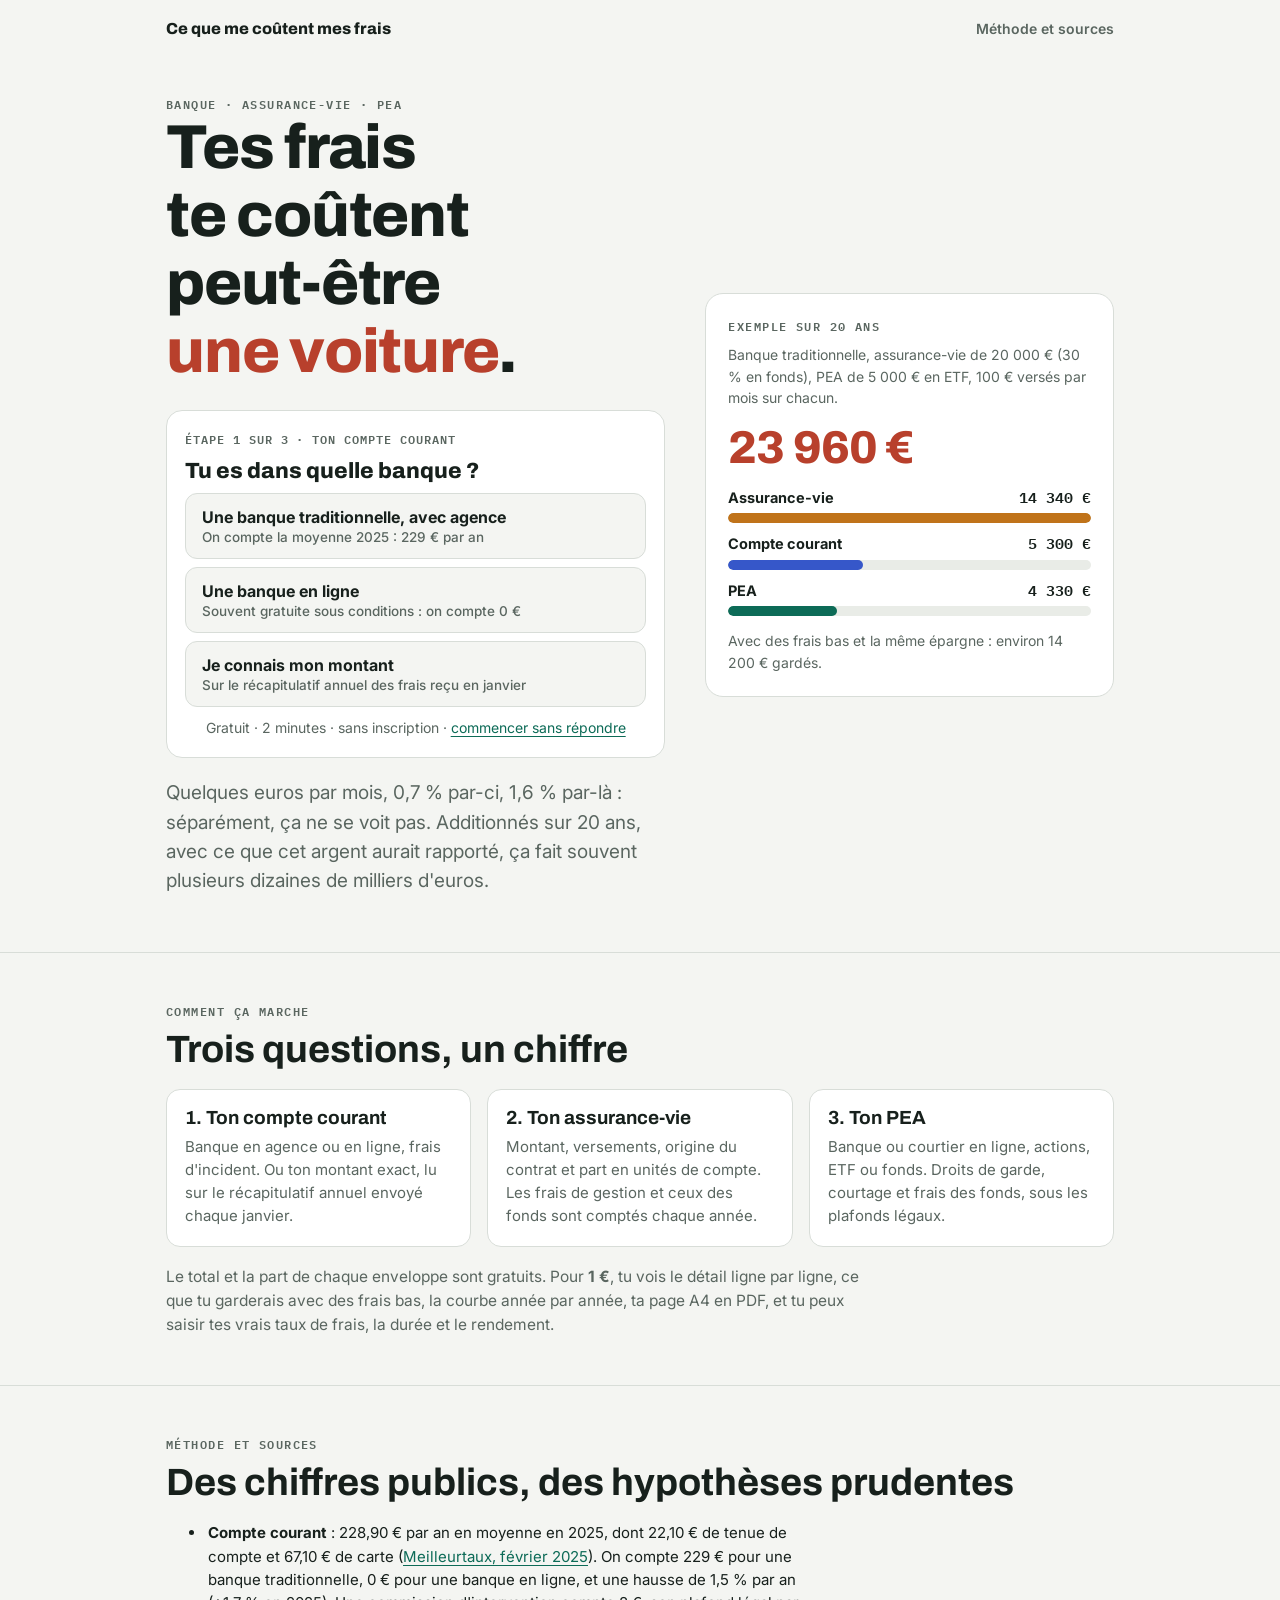
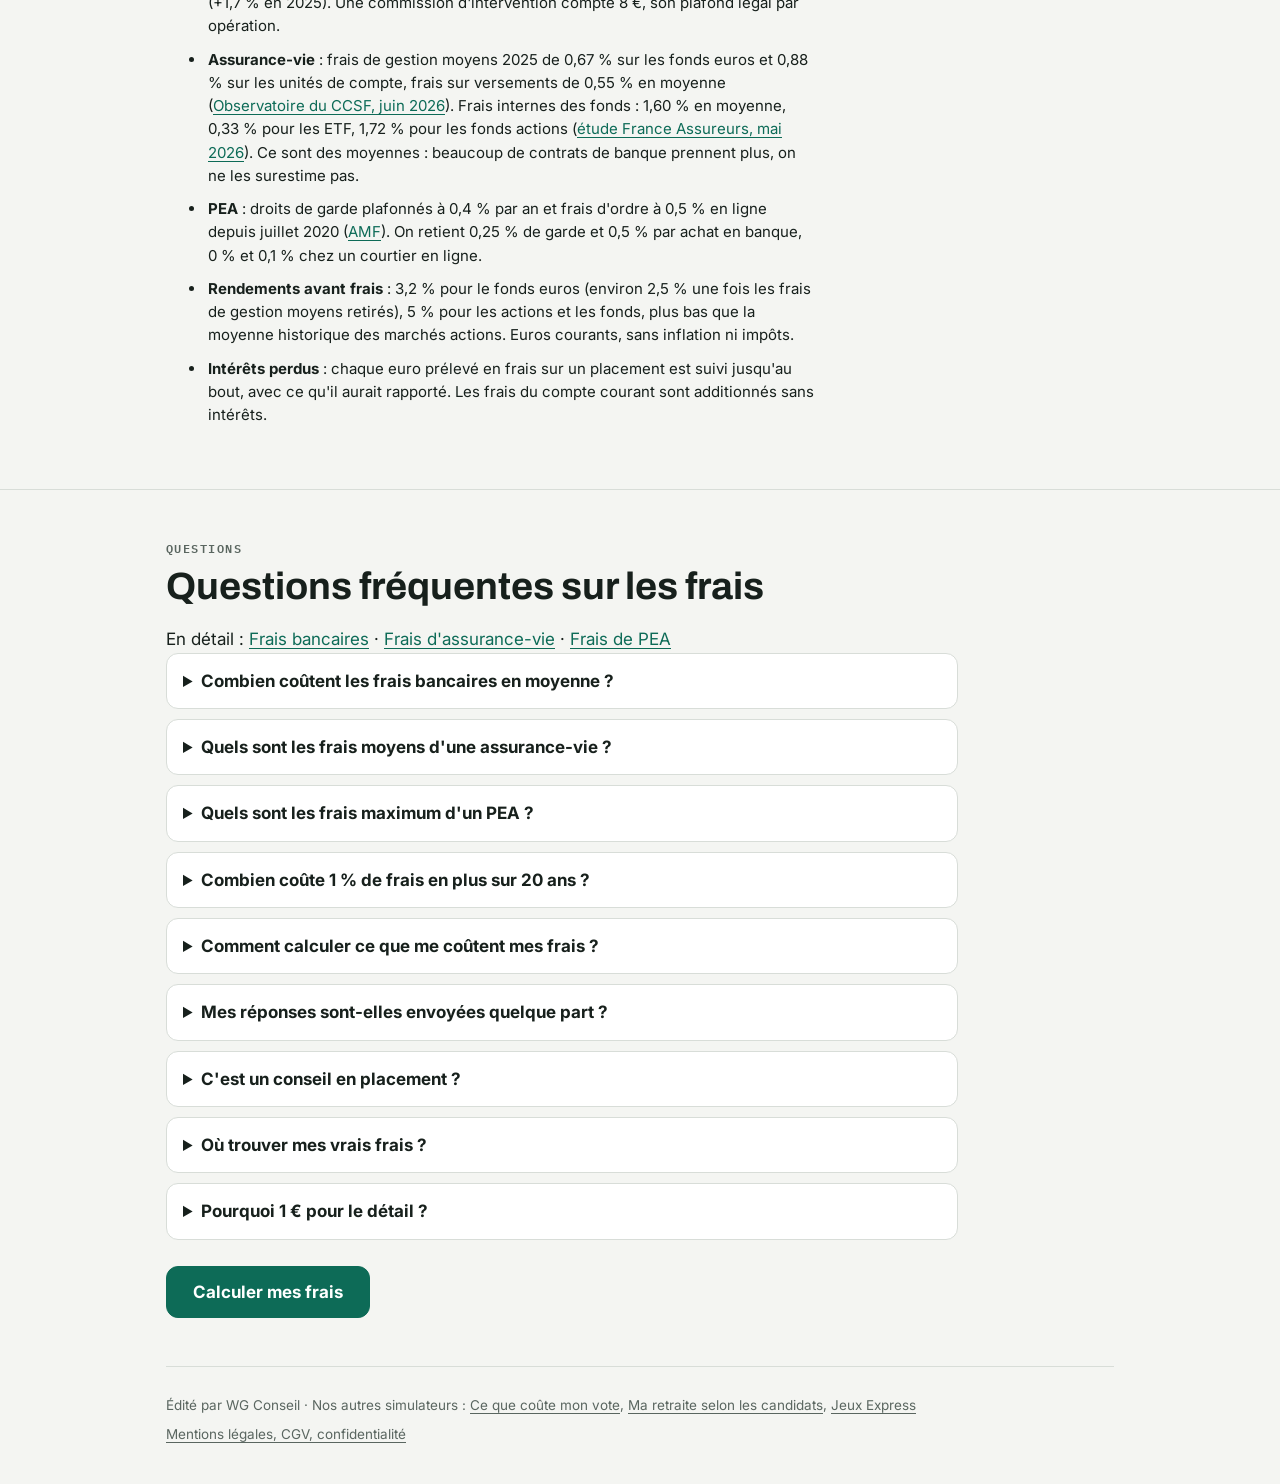
<file: index.html>
<!doctype html>
<html lang="fr">
<head>
<meta charset="utf-8">
<meta name="viewport" content="width=device-width, initial-scale=1, viewport-fit=cover">
<title>Ce que me coûtent mes frais : banque, assurance-vie et PEA sur 20 ans</title>
<meta name="description" content="Frais bancaires, frais d'assurance-vie, frais de PEA : le calcul gratuit de ce qu'ils te coûtent vraiment sur 20 ans, intérêts perdus compris. 2 minutes, sans inscription.">
<link rel="canonical" href="https://frais.wagramconseil.fr/">
<meta property="og:type" content="website">
<meta property="og:site_name" content="Ce que me coûtent mes frais">
<meta property="og:title" content="Combien tes frais te coûtent-ils sur 20 ans ?">
<meta property="og:description" content="Banque, assurance-vie, PEA : additionne tout, intérêts perdus compris. Calcul gratuit en 2 minutes.">
<meta property="og:url" content="https://frais.wagramconseil.fr/">
<meta name="twitter:card" content="summary">
<link rel="preconnect" href="https://fonts.googleapis.com">
<link rel="preconnect" href="https://fonts.gstatic.com" crossorigin>
<link rel="stylesheet" href="https://fonts.googleapis.com/css2?family=Archivo:wght@700;800&family=Inter:wght@400;500;600;700&family=IBM+Plex+Mono:wght@500;600&display=swap">
<link rel="stylesheet" href="site.css">
<style>
*{box-sizing:border-box}
body{margin:0;background:var(--bg);color:var(--ink);font-family:var(--f-body);font-size:17px;line-height:1.55}
.wrap{max-width:980px;margin:0 auto;padding-left:max(16px,env(safe-area-inset-left,0px));padding-right:max(16px,env(safe-area-inset-right,0px))}
h1,h2,h3{font-family:var(--f-display);text-wrap:balance;margin:0;line-height:1.1}
p{margin:0}
a{color:var(--accent);text-underline-offset:3px}
.eyebrow{font:600 12px var(--f-num);letter-spacing:.12em;text-transform:uppercase;color:var(--muted)}
.btn{display:inline-flex;align-items:center;justify-content:center;font:700 17px var(--f-body);padding:15px 26px;border-radius:12px;border:1.5px solid var(--line);background:var(--surface);color:var(--ink);text-decoration:none;cursor:pointer}
.btn.primary{background:var(--accent);border-color:var(--accent);color:var(--accent-ink)}
.btn:focus-visible{outline:3px solid var(--accent);outline-offset:3px}
nav{display:flex;justify-content:space-between;align-items:center;padding-block:18px;font-size:14px}
nav .brand{font:800 16px var(--f-display);color:var(--ink);text-decoration:none}
nav a.l{color:var(--muted);text-decoration:none;font-weight:600}
.hero{display:grid;grid-template-columns:1.1fr .9fr;gap:40px;align-items:center;padding-block:36px 56px}
.hero>*{min-width:0}
.hero h1{font-size:clamp(36px,6vw,62px);font-weight:800;letter-spacing:-.02em}
.hero h1 em{font-style:normal;color:var(--loss)}
.lede{color:var(--muted);font-size:19px;max-width:46ch;margin-top:18px}
.cta{display:flex;flex-wrap:wrap;gap:12px;align-items:center;margin-top:26px}
.cta small{color:var(--muted);font-size:14px}
.ticket{background:var(--surface);border:1px solid var(--line);border-radius:18px;padding:22px}
.ticket .p{font-size:14px;color:var(--muted);margin:8px 0 14px}
.ticket .v{font:800 46px var(--f-display);color:var(--loss);letter-spacing:-.02em}
.bars{display:grid;gap:10px;margin-top:14px}
.bar .l{display:flex;justify-content:space-between;font-weight:700;font-size:14.5px;margin-bottom:4px}
.bar .l b{font-family:var(--f-num);font-weight:600}
.bar .t{height:10px;border-radius:5px;background:var(--soft);overflow:hidden}.bar .t i{display:block;height:100%;border-radius:5px}
.band{border-top:1px solid var(--line);padding-block:48px}
.band h2{font-size:clamp(28px,4vw,38px);margin:8px 0 18px}
.grid3{display:grid;grid-template-columns:repeat(3,1fr);gap:16px}
.cell{background:var(--surface);border:1px solid var(--line);border-radius:14px;padding:18px}
.cell h3{font-size:19px;margin-bottom:6px}
.cell p{font-size:15px;color:var(--muted)}
.src{font-size:15px;display:grid;gap:10px;max-width:72ch}
.src li{padding-left:2px}
.faq{display:grid;gap:10px;max-width:72ch}
details{background:var(--surface);border:1px solid var(--line);border-radius:12px;padding:14px 16px}
summary{font-weight:700;cursor:pointer}
details p{margin-top:8px;color:var(--muted);font-size:15.5px}
footer{border-top:1px solid var(--line);padding-block:28px 40px;font-size:13.5px;color:var(--muted);display:flex;flex-wrap:wrap;gap:8px 18px;justify-content:space-between}
footer a{color:var(--muted)}
@media (max-width:760px){.hero{grid-template-columns:1fr;gap:28px;padding-top:16px}.grid3{grid-template-columns:1fr}}
/* Question d'accueil : la réponse est reprise dans le simulateur (clé fr-answers) */
.qstart{margin-top:24px;background:var(--surface);border:1.5px solid var(--line);border-radius:16px;padding:18px;display:flex;flex-direction:column;gap:10px;max-width:520px}
.qs-k{font:600 12px var(--f-num);letter-spacing:.08em;text-transform:uppercase;color:var(--muted)}
.qs-t{font:800 22px var(--f-display);color:var(--ink)}
.qs-opts{display:flex;flex-direction:column;gap:8px}
.qs-opts button{display:flex;flex-direction:column;align-items:flex-start;gap:2px;text-align:left;font:700 16px var(--f-body);padding:13px 16px;border-radius:12px;border:1.5px solid var(--line);background:var(--bg);color:var(--ink);cursor:pointer}
.qs-opts button small{font-weight:500;font-size:13.5px;color:var(--muted)}
.qs-opts button:hover{border-color:var(--accent)}
.qs-opts button[aria-pressed="true"]{border-color:var(--accent);background:var(--accent);color:var(--accent-ink)}
.qs-opts button[aria-pressed="true"] small{color:inherit;opacity:.85}
.qs-opts button:focus-visible{outline:3px solid var(--accent);outline-offset:3px}
.qs-s{text-align:center;color:var(--muted);font-size:14px}
</style>
<link rel="icon" href="/favicon.svg" type="image/svg+xml">
<link rel="apple-touch-icon" href="/apple-touch-icon.png">
<meta property="og:image" content="https://frais.wagramconseil.fr/og.png">
<meta property="og:image:width" content="1200">
<meta property="og:image:height" content="630">
<meta name="twitter:image" content="https://frais.wagramconseil.fr/og.png">
<script type="application/ld+json">
[
 {
  "@context": "https://schema.org",
  "@type": "WebApplication",
  "name": "Ce que me coûtent mes frais",
  "url": "https://frais.wagramconseil.fr/",
  "description": "Frais bancaires, frais d'assurance-vie, frais de PEA : le calcul gratuit de ce qu'ils te coûtent vraiment sur 20 ans, intérêts perdus compris. 2 minutes, sans inscription.",
  "applicationCategory": "FinanceApplication",
  "operatingSystem": "Tous (navigateur web)",
  "inLanguage": "fr-FR",
  "isAccessibleForFree": true,
  "publisher": {
   "@type": "Organization",
   "name": "WG Conseil",
   "url": "https://wagramconseil.fr/",
   "email": "matthieu@wagramconseil.fr"
  },
  "offers": {
   "@type": "Offer",
   "price": "0",
   "priceCurrency": "EUR"
  }
 },
 {
  "@context": "https://schema.org",
  "@type": "FAQPage",
  "mainEntity": [
   {
    "@type": "Question",
    "name": "Combien coûtent les frais bancaires en moyenne ?",
    "acceptedAnswer": {
     "@type": "Answer",
     "text": "228,90 € par an en moyenne en 2025 pour un compte courant en banque traditionnelle, dont 22,10 € de tenue de compte et 67,10 € de carte (Meilleurtaux, février 2025), en hausse de 1,7 % sur un an. Sur 20 ans, avec une hausse de 1,5 % par an, cela fait environ 5 300 €. Une banque en ligne est souvent gratuite."
    }
   },
   {
    "@type": "Question",
    "name": "Quels sont les frais moyens d'une assurance-vie ?",
    "acceptedAnswer": {
     "@type": "Answer",
     "text": "En 2025, les frais de gestion moyens sont de 0,67 % par an sur les fonds euros et de 0,88 % sur les unités de compte, avec 0,55 % de frais sur versements en moyenne (Observatoire du CCSF, juin 2026). S'y ajoutent les frais internes des fonds : 1,60 % par an en moyenne, 0,33 % pour les ETF (France Assureurs, mai 2026)."
    }
   },
   {
    "@type": "Question",
    "name": "Quels sont les frais maximum d'un PEA ?",
    "acceptedAnswer": {
     "@type": "Answer",
     "text": "Depuis juillet 2020, les droits de garde d'un PEA sont plafonnés à 0,4 % par an et les frais d'ordre à 0,5 % par opération passée en ligne (AMF). Les frais des fonds achetés dans le PEA s'ajoutent à ces plafonds."
    }
   },
   {
    "@type": "Question",
    "name": "Combien coûte 1 % de frais en plus sur 20 ans ?",
    "acceptedAnswer": {
     "@type": "Answer",
     "text": "Pour 50 000 € placés à 5 % par an, il reste environ 132 700 € au bout de 20 ans. Avec 1 % de frais en plus (4 % net), il reste environ 109 600 € : les frais et les intérêts qu'ils auraient rapportés coûtent environ 23 100 €, près de la moitié du capital de départ."
    }
   },
   {
    "@type": "Question",
    "name": "Comment calculer ce que me coûtent mes frais ?",
    "acceptedAnswer": {
     "@type": "Answer",
     "text": "Le simulateur gratuit « Ce que me coûtent mes frais » additionne tes frais de compte courant, d'assurance-vie et de PEA sur 20 ans, intérêts perdus compris. Trois questions, 2 minutes, sans inscription ; tu peux remplacer les moyennes par tes vrais frais."
    }
   },
   {
    "@type": "Question",
    "name": "Mes réponses sont-elles envoyées quelque part ?",
    "acceptedAnswer": {
     "@type": "Answer",
     "text": "Non. Le calcul se fait dans ton navigateur. Tes montants ne quittent pas ton appareil."
    }
   },
   {
    "@type": "Question",
    "name": "C'est un conseil en placement ?",
    "acceptedAnswer": {
     "@type": "Answer",
     "text": "Non. Le simulateur additionne des frais et ne recommande aucun produit, aucune banque, aucun assureur. Avant de changer de contrat, compare les frais réels et pense à la fiscalité (ancienneté de l'assurance-vie, du PEA)."
    }
   },
   {
    "@type": "Question",
    "name": "Où trouver mes vrais frais ?",
    "acceptedAnswer": {
     "@type": "Answer",
     "text": "Banque : le récapitulatif annuel des frais, envoyé en janvier. Assurance-vie : le relevé annuel et le tableau des frais du contrat. PEA : la grille tarifaire de ton établissement et le document d'informations clés de chaque fonds."
    }
   },
   {
    "@type": "Question",
    "name": "Pourquoi 1 € pour le détail ?",
    "acceptedAnswer": {
     "@type": "Answer",
     "text": "Pour faire vivre le site sans publicité ni revente de données. Le total reste gratuit."
    }
   }
  ]
 }
]
</script>
</head>
<body>
<div class="wrap">
  <nav><a class="brand" href="./">Ce que me coûtent mes frais</a><a class="l" href="#methode">Méthode et sources</a></nav>
  <section class="hero">
    <div>
      <div class="eyebrow">Banque · assurance-vie · PEA</div>
      <h1>Tes frais te coûtent peut-être <em>une voiture</em>.</h1>
      <form class="qstart" id="qstart" onsubmit="return false">
        <span class="qs-k">Étape 1 sur 3 · ton compte courant</span>
        <span class="qs-t" id="qs-t">Tu es dans quelle banque ?</span>
        <div class="qs-opts" role="group" aria-labelledby="qs-t">
          <button type="button" data-v="trad">Une banque traditionnelle, avec agence<small>On compte la moyenne 2025 : 229 € par an</small></button>
          <button type="button" data-v="online">Une banque en ligne<small>Souvent gratuite sous conditions : on compte 0 €</small></button>
          <button type="button" data-v="exact">Je connais mon montant<small>Sur le récapitulatif annuel des frais reçu en janvier</small></button>
        </div>
        <small class="qs-s">Gratuit · 2 minutes · sans inscription · <a href="simulateur.html" id="go">commencer sans répondre</a></small>
      </form>
      <p class="lede" style="margin-top:20px">Quelques euros par mois, 0,7 % par-ci, 1,6 % par-là : séparément, ça ne se voit pas. Additionnés sur 20 ans, avec ce que cet argent aurait rapporté, ça fait souvent plusieurs dizaines de milliers d'euros.</p>
    </div>
    <aside class="ticket" aria-label="Exemple de résultat">
      <div class="eyebrow">Exemple sur 20 ans</div>
      <p class="p">Banque traditionnelle, assurance-vie de 20 000 € (30 % en fonds), PEA de 5 000 € en ETF, 100 € versés par mois sur chacun.</p>
      <div class="v">23 960 €</div>
      <div class="bars">
        <div class="bar"><div class="l"><span>Assurance-vie</span><b>14 340 €</b></div><div class="t"><i style="width:100%;background:var(--c-av)"></i></div></div>
        <div class="bar"><div class="l"><span>Compte courant</span><b>5 300 €</b></div><div class="t"><i style="width:37%;background:var(--c-bank)"></i></div></div>
        <div class="bar"><div class="l"><span>PEA</span><b>4 330 €</b></div><div class="t"><i style="width:30%;background:var(--c-pea)"></i></div></div>
      </div>
      <p class="p" style="margin:14px 0 0">Avec des frais bas et la même épargne : environ 14 200 € gardés.</p>
    </aside>
  </section>
</div>

<section class="band"><div class="wrap">
  <div class="eyebrow">Comment ça marche</div>
  <h2>Trois questions, un chiffre</h2>
  <div class="grid3">
    <div class="cell"><h3>1. Ton compte courant</h3><p>Banque en agence ou en ligne, frais d'incident. Ou ton montant exact, lu sur le récapitulatif annuel envoyé chaque janvier.</p></div>
    <div class="cell"><h3>2. Ton assurance-vie</h3><p>Montant, versements, origine du contrat et part en unités de compte. Les frais de gestion et ceux des fonds sont comptés chaque année.</p></div>
    <div class="cell"><h3>3. Ton PEA</h3><p>Banque ou courtier en ligne, actions, ETF ou fonds. Droits de garde, courtage et frais des fonds, sous les plafonds légaux.</p></div>
  </div>
  <p style="margin-top:18px;color:var(--muted);font-size:15.5px;max-width:72ch">Le total et la part de chaque enveloppe sont gratuits. Pour <b>1 €</b>, tu vois le détail ligne par ligne, ce que tu garderais avec des frais bas, la courbe année par année, ta page A4 en PDF, et tu peux saisir tes vrais taux de frais, la durée et le rendement.</p>
</div></section>

<section class="band" id="methode"><div class="wrap">
  <div class="eyebrow">Méthode et sources</div>
  <h2>Des chiffres publics, des hypothèses prudentes</h2>
  <ul class="src">
    <li><b>Compte courant</b> : 228,90 € par an en moyenne en 2025, dont 22,10 € de tenue de compte et 67,10 € de carte (<a href="https://banque.meilleurtaux.com/frais-bancaires/actualites/2025-fevrier/tarifs-bancaires-elevent-moyenne-228euros-an-2025.html" rel="noopener">Meilleurtaux, février 2025</a>). On compte 229 € pour une banque traditionnelle, 0 € pour une banque en ligne, et une hausse de 1,5 % par an (+1,7 % en 2025). Une commission d'intervention compte 8 €, son plafond légal par opération.</li>
    <li><b>Assurance-vie</b> : frais de gestion moyens 2025 de 0,67 % sur les fonds euros et 0,88 % sur les unités de compte, frais sur versements de 0,55 % en moyenne (<a href="https://www.moneyvox.fr/assurance-vie/actualites/109415/votre-contrat-est-il-plus-gourmand-en-frais-que-la-moyenne" rel="noopener">Observatoire du CCSF, juin 2026</a>). Frais internes des fonds : 1,60 % en moyenne, 0,33 % pour les ETF, 1,72 % pour les fonds actions (<a href="https://www.toutsurmesfinances.com/actualites/a/assurance-vie-ce-que-les-frais-de-gestion-ont-coute-en-2025" rel="noopener">étude France Assureurs, mai 2026</a>). Ce sont des moyennes : beaucoup de contrats de banque prennent plus, on ne les surestime pas.</li>
    <li><b>PEA</b> : droits de garde plafonnés à 0,4 % par an et frais d'ordre à 0,5 % en ligne depuis juillet 2020 (<a href="https://www.amf-france.org/fr/actualites-publications/actualites/plafonnement-des-frais-pour-le-pea-que-faut-il-retenir" rel="noopener">AMF</a>). On retient 0,25 % de garde et 0,5 % par achat en banque, 0 % et 0,1 % chez un courtier en ligne.</li>
    <li><b>Rendements avant frais</b> : 3,2 % pour le fonds euros (environ 2,5 % une fois les frais de gestion moyens retirés), 5 % pour les actions et les fonds, plus bas que la moyenne historique des marchés actions. Euros courants, sans inflation ni impôts.</li>
    <li><b>Intérêts perdus</b> : chaque euro prélevé en frais sur un placement est suivi jusqu'au bout, avec ce qu'il aurait rapporté. Les frais du compte courant sont additionnés sans intérêts.</li>
  </ul>
</div></section>

<section class="band"><div class="wrap">
  <div class="eyebrow">Questions</div>
  <h2>Questions fréquentes sur les frais</h2>
  <p style="margin-top:10px">En détail : <a href="frais-bancaires.html">Frais bancaires</a> · <a href="frais-assurance-vie.html">Frais d'assurance-vie</a> · <a href="frais-pea.html">Frais de PEA</a></p>
  <div class="faq">
    <details><summary>Combien coûtent les frais bancaires en moyenne ?</summary><p>228,90 € par an en moyenne en 2025 pour un compte courant en banque traditionnelle, dont 22,10 € de tenue de compte et 67,10 € de carte (Meilleurtaux, février 2025), en hausse de 1,7 % sur un an. Sur 20 ans, avec une hausse de 1,5 % par an, cela fait environ 5 300 €. Une banque en ligne est souvent gratuite.</p></details>
    <details><summary>Quels sont les frais moyens d'une assurance-vie ?</summary><p>En 2025, les frais de gestion moyens sont de 0,67 % par an sur les fonds euros et de 0,88 % sur les unités de compte, avec 0,55 % de frais sur versements en moyenne (Observatoire du CCSF, juin 2026). S'y ajoutent les frais internes des fonds : 1,60 % par an en moyenne, 0,33 % pour les ETF (France Assureurs, mai 2026).</p></details>
    <details><summary>Quels sont les frais maximum d'un PEA ?</summary><p>Depuis juillet 2020, les droits de garde d'un PEA sont plafonnés à 0,4 % par an et les frais d'ordre à 0,5 % par opération passée en ligne (AMF). Les frais des fonds achetés dans le PEA s'ajoutent à ces plafonds.</p></details>
    <details><summary>Combien coûte 1 % de frais en plus sur 20 ans ?</summary><p>Pour 50 000 € placés à 5 % par an, il reste environ 132 700 € au bout de 20 ans. Avec 1 % de frais en plus (4 % net), il reste environ 109 600 € : les frais et les intérêts qu'ils auraient rapportés coûtent environ 23 100 €, près de la moitié du capital de départ.</p></details>
    <details><summary>Comment calculer ce que me coûtent mes frais ?</summary><p>Le simulateur gratuit « Ce que me coûtent mes frais » additionne tes frais de compte courant, d'assurance-vie et de PEA sur 20 ans, intérêts perdus compris. Trois questions, 2 minutes, sans inscription ; tu peux remplacer les moyennes par tes vrais frais.</p></details>
    <details><summary>Mes réponses sont-elles envoyées quelque part ?</summary><p>Non. Le calcul se fait dans ton navigateur. Tes montants ne quittent pas ton appareil.</p></details>
    <details><summary>C'est un conseil en placement ?</summary><p>Non. Le simulateur additionne des frais et ne recommande aucun produit, aucune banque, aucun assureur. Avant de changer de contrat, compare les frais réels et pense à la fiscalité (ancienneté de l'assurance-vie, du PEA).</p></details>
    <details><summary>Où trouver mes vrais frais ?</summary><p>Banque : le récapitulatif annuel des frais, envoyé en janvier. Assurance-vie : le relevé annuel et le tableau des frais du contrat. PEA : la grille tarifaire de ton établissement et le document d'informations clés de chaque fonds.</p></details>
    <details><summary>Pourquoi 1 € pour le détail ?</summary><p>Pour faire vivre le site sans publicité ni revente de données. Le total reste gratuit.</p></details>
  </div>
  <div class="cta"><a class="btn primary" href="simulateur.html">Calculer mes frais</a></div>
</div></section>

<div class="wrap"><footer><span>Édité par WG Conseil · Nos autres simulateurs : <a href="https://vote.wagramconseil.fr/">Ce que coûte mon vote</a>, <a href="https://vote.wagramconseil.fr/retraite.html">Ma retraite selon les candidats</a>, <a href="https://jeux.wagramconseil.fr/">Jeux Express</a></span><a href="legal.html">Mentions légales, CGV, confidentialité</a></footer></div>
<script src="stats.js"></script>
<script>
document.getElementById('go').addEventListener('click',function(){try{if(window.track)track('frais-accueil-clic')}catch(e){}});
/* Question d'accueil : la réponse est enregistrée comme réponse du simulateur, puis on ouvre le test.
   Statistiques : un événement par réponse (frais-accueil-banque-trad, -online, -exact). */
(function(){
  var f=document.getElementById('qstart'); if(!f) return;
  Array.prototype.forEach.call(f.querySelectorAll('[data-v]'),function(b){b.onclick=function(){
    var v=b.getAttribute('data-v'), A={}, done=false;
    Array.prototype.forEach.call(f.querySelectorAll('[data-v]'),function(x){x.setAttribute('aria-pressed',String(x===b));});
    try{done=JSON.parse(localStorage.getItem('fr-done')||'false')===true;A=JSON.parse(localStorage.getItem('fr-answers')||'{}')||{};}catch(e){}
    if(!done){A.bank=v;try{localStorage.setItem('fr-answers',JSON.stringify(A));}catch(e){}}
    try{if(window.track)track('frais-accueil-banque-'+v);}catch(e){}
    setTimeout(function(){location.href='simulateur.html'+(done?'':'?bank='+v);},150);
  };});
})();
</script>
</body>
</html>
</file>
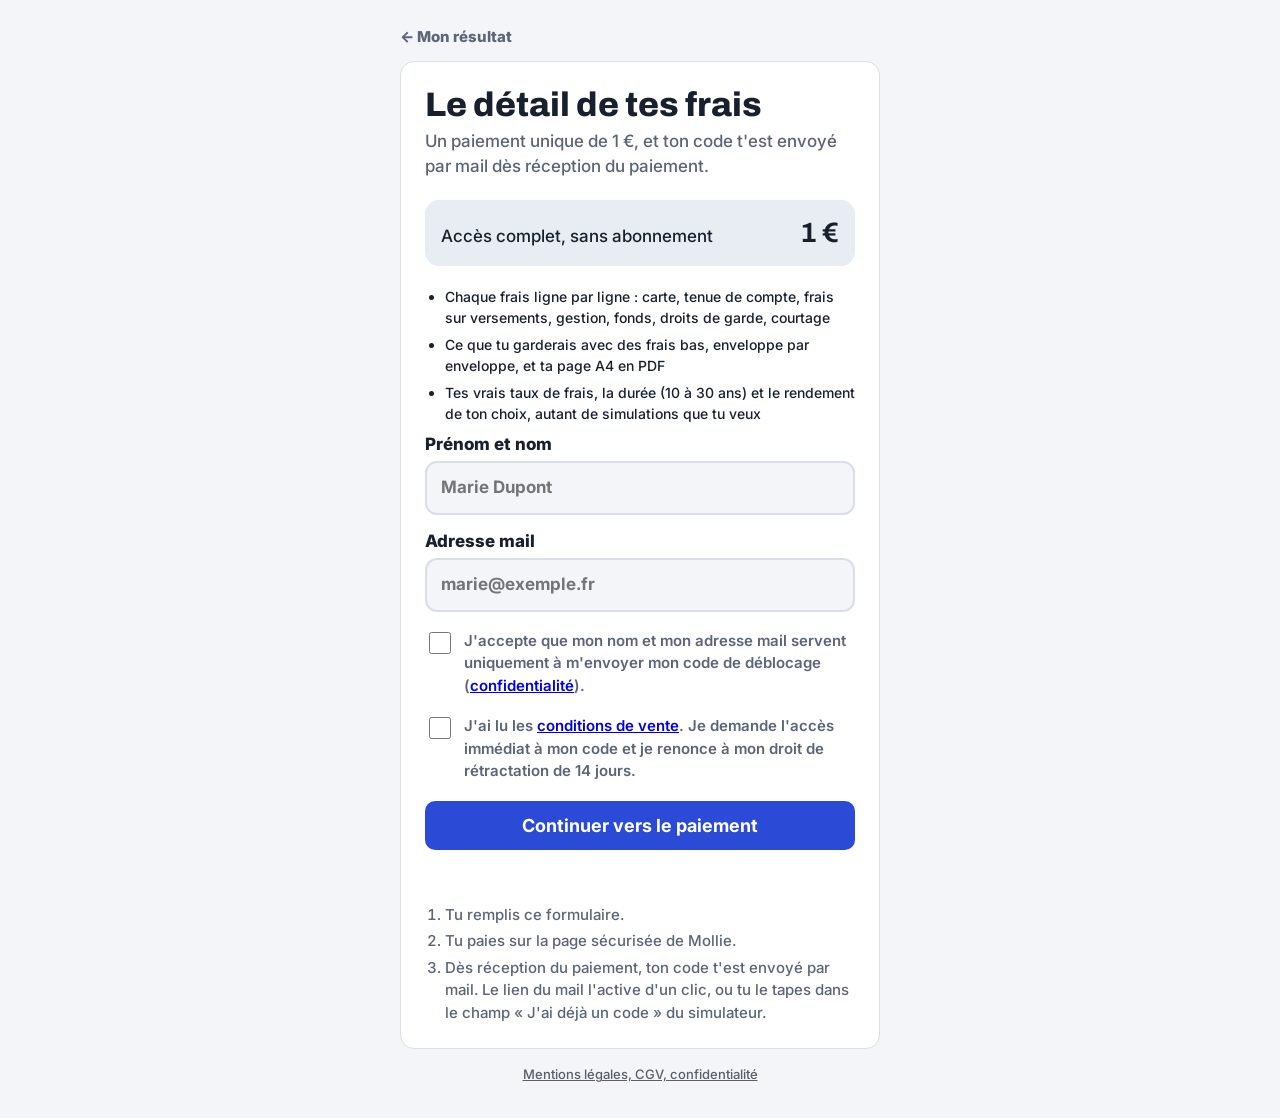
<file: acheter.html>
<!doctype html>
<html lang="fr">
<head>
<meta charset="utf-8">
<meta name="viewport" content="width=device-width, initial-scale=1, viewport-fit=cover">
<title>Le détail de mes frais</title>
<meta name="robots" content="noindex">
<link rel="stylesheet" href="https://fonts.googleapis.com/css2?family=Archivo:wght@700;800&family=Inter:wght@400;500;600;700&family=IBM+Plex+Mono:wght@500;600&display=swap">
<style>
:root { --bg:#f3f5f8; --card:#ffffff; --ink:#18202e; --muted:#5b6577; --violet:#2b4bd6; --coral:#2b4bd6; --mint:#13804a; --line:#d9dee7; --key:#e8ecf3; --warn:#fff3c4; --warnink:#5a4300; --display:"Archivo","Helvetica Neue",Arial,sans-serif; --body:"Inter",system-ui,sans-serif; }
@media (prefers-color-scheme: dark) {
  :root:not([data-theme="light"]) { --bg:#10141c; --card:#181e29; --ink:#e8ecf3; --muted:#9aa4b6; --violet:#7d95ff; --coral:#7d95ff; --mint:#45c483; --line:#2a3242; --key:#222a38; --warn:#4a3d0a; --warnink:#ffe9a0; color-scheme:dark; }
}
:root[data-theme="dark"] { --bg:#10141c; --card:#181e29; --ink:#e8ecf3; --muted:#9aa4b6; --violet:#7d95ff; --coral:#7d95ff; --mint:#45c483; --line:#2a3242; --key:#222a38; --warn:#4a3d0a; --warnink:#ffe9a0; color-scheme:dark; }
* { box-sizing: border-box; touch-action: manipulation; }
[hidden] { display: none !important; }
body {
  margin: 0; background: var(--bg); color: var(--ink); font-family: var(--body); font-weight: 500; font-size: 17px; line-height: 1.5;
  padding-block: 20px;
  padding-left: max(16px, env(safe-area-inset-left, 0px));
  padding-right: max(16px, env(safe-area-inset-right, 0px));
}
.wrap { max-width: 480px; margin: 0 auto; }
.back { display: inline-block; color: var(--muted); font-weight: 800; font-size: 15px; text-decoration: none; padding: 6px 0 12px; }
.card { background: var(--card); border-radius: 14px; padding: 24px; border: 1px solid var(--line); }
h1 { font-family: var(--display); font-weight: 800; font-size: 34px; line-height: 1.1; margin: 0 0 6px; text-wrap: balance; }
.lead { color: var(--muted); margin: 0 0 20px; }
.price { display: flex; justify-content: space-between; align-items: baseline; background: var(--key); border-radius: 14px; padding: 12px 16px; margin-bottom: 20px; }
.price b { font-family: var(--display); font-size: 28px; white-space: nowrap; }
label { display: block; font-weight: 800; margin-bottom: 4px; }
input[type="text"], input[type="email"] { width: 100%; font: inherit; font-weight: 700; padding: 12px 14px; border-radius: 12px; border: 2px solid var(--line); background: var(--bg); color: var(--ink); margin-bottom: 14px; }
input:focus-visible { outline: 3px solid var(--violet); outline-offset: 1px; }
.check { display: flex; gap: 10px; align-items: flex-start; font-size: 15px; font-weight: 600; color: var(--muted); margin: 4px 0 18px; }
.check input { width: 22px; height: 22px; flex: none; margin-top: 2px; accent-color: var(--violet); }
.btn { width: 100%; border: 0; cursor: pointer; background: var(--coral); color: var(--card); font-family: var(--body); font-weight: 700; font-size: 18px; padding: 14px; border-radius: 10px; }
.btn:active { transform: translateY(3px); box-shadow: 0 2px 0 rgba(0,0,0,.2); }
.btn:disabled { opacity: .6; }
.msg { min-height: 24px; margin-top: 12px; font-size: 15px; color: var(--coral); }
.steps { margin: 18px 0 0; padding: 0 0 0 20px; color: var(--muted); font-size: 15px; display: grid; gap: 4px; }
.hp { position: absolute; left: -9999px; width: 1px; height: 1px; opacity: 0; }
.gets{margin:0 0 8px;padding-left:20px;display:flex;flex-direction:column;gap:6px;font-size:14px}
</style>
<link rel="icon" href="/favicon.svg" type="image/svg+xml">
<link rel="apple-touch-icon" href="/apple-touch-icon.png">
</head>
<body>
<div class="wrap">
  <a class="back" href="simulateur.html">← Mon résultat</a>
  <main class="card">
    <h1>Le détail de tes frais</h1>
    <p class="lead">Un paiement unique de 1 €, et ton code t'est envoyé par mail dès réception du paiement.</p>
    <div class="price"><span>Accès complet, sans abonnement</span><b id="price">1 €</b></div>
    <ul class="gets">
      <li>Chaque frais ligne par ligne : carte, tenue de compte, frais sur versements, gestion, fonds, droits de garde, courtage</li>
      <li>Ce que tu garderais avec des frais bas, enveloppe par enveloppe, et ta page A4 en PDF</li>
      <li>Tes vrais taux de frais, la durée (10 à 30 ans) et le rendement de ton choix, autant de simulations que tu veux</li>
    </ul>

    <form id="form" novalidate>
      <label for="nom">Prénom et nom</label>
      <input id="nom" name="nom" type="text" autocomplete="name" required placeholder="Marie Dupont">

      <label for="mail">Adresse mail</label>
      <input id="mail" name="mail" type="email" autocomplete="email" inputmode="email" required placeholder="marie@exemple.fr">

      <input class="hp" type="text" id="botcheck" name="botcheck" tabindex="-1" autocomplete="off" aria-hidden="true">

      <label class="check" for="ok" style="font-weight:600">
        <input id="ok" type="checkbox" required>
        <span>J'accepte que mon nom et mon adresse mail servent uniquement à m'envoyer mon code de déblocage (<a href="legal.html#confidentialite" target="_blank" rel="noopener">confidentialité</a>).</span>
      </label>
      <label class="check" for="ok2" style="font-weight:600">
        <input id="ok2" type="checkbox" required>
        <span>J'ai lu les <a href="legal.html#cgv" target="_blank" rel="noopener">conditions de vente</a>. Je demande l'accès immédiat à mon code et je renonce à mon droit de rétractation de 14 jours.</span>
      </label>

      <button class="btn" id="go" type="submit">Continuer vers le paiement</button>
      <div class="msg" id="msg" role="status"></div>
    </form>

    <ol class="steps">
      <li>Tu remplis ce formulaire.</li>
      <li>Tu paies sur la page sécurisée de Mollie.</li>
      <li>Dès réception du paiement, ton code t'est envoyé par mail. Le lien du mail l'active d'un clic, ou tu le tapes dans le champ « J'ai déjà un code » du simulateur.</li>
    </ol>
  </main>
  <p style="text-align:center;font-size:13px;margin-top:16px"><a href="legal.html" style="color:inherit;opacity:.7">Mentions légales, CGV, confidentialité</a></p>
</div>

<script src="reglages.js"></script>
<script>
/* Prix, lien de paiement, adresse de contact et clé du formulaire : voir reglages.js */
(function () {
  var $ = function (id) { return document.getElementById(id); };
  $('price').textContent = PRICE_LABEL;
  var busy = false;

  $('form').addEventListener('submit', function (e) {
    e.preventDefault();
    if (busy) return;
    var nom = $('nom').value.trim(), mail = $('mail').value.trim();
    var msg = $('msg');
    msg.style.color = '';
    if (nom.length < 3) { msg.textContent = 'Indique ton prénom et ton nom.'; $('nom').focus(); return; }
    if (!/^[^\s@]+@[^\s@]+\.[^\s@]{2,}$/.test(mail)) { msg.textContent = 'Cette adresse mail ne semble pas valide. Vérifie-la.'; $('mail').focus(); return; }
    if (!$('ok').checked || !$('ok2').checked) { msg.textContent = 'Coche les deux cases pour continuer.'; return; }
    if ($('botcheck').value) return;
    if (!PAYMENT_URL) { msg.textContent = 'Le paiement n\'est pas encore ouvert. Écris-moi à ' + CONTACT_EMAIL + ' pour recevoir un code.'; return; }
    if (!FORM_KEY) { msg.textContent = 'Le formulaire n\'est pas encore configuré. Écris-moi à ' + CONTACT_EMAIL + '.'; return; }

    busy = true; $('go').disabled = true; $('go').textContent = 'Un instant…'; msg.textContent = '';
    fetch('https://api.web3forms.com/submit', {
      method: 'POST',
      headers: { 'Content-Type': 'application/json', 'Accept': 'application/json' },
      body: JSON.stringify({
        access_key: FORM_KEY,
        subject: 'Ce que me coûtent mes frais : nouvelle demande de code',
        from_name: 'Ce que me coûtent mes frais',
        name: nom,
        email: mail,
        message: 'Nouvelle demande de code Ce que me coûtent mes frais (préfixe FR, outil privé : site « Ce que me coûtent mes frais »).\nNom : ' + nom + '\nMail : ' + mail + '\nConditions de vente et renonciation à la rétractation acceptées le ' + new Date().toLocaleString('fr-FR') + '.\nÀ envoyer dès réception du paiement de ' + PRICE_LABEL + '.',
        botcheck: ''
      })
    }).then(function (r) { return r.json(); }).then(function (d) {
      if (!d || !d.success) throw new Error('fail');
      if (window.track) track('frais-formulaire-envoye');
      $('go').textContent = 'Redirection vers le paiement…';
      window.location.href = PAYMENT_URL;
    }).catch(function () {
      busy = false; $('go').disabled = false; $('go').textContent = 'Continuer vers le paiement';
      msg.textContent = 'Ton adresse n\'a pas pu être enregistrée. Réessaie, ou écris-moi à ' + CONTACT_EMAIL + '.';
    });
  });
})();
</script>
<script src="stats.js"></script>
</body>
</html>
</file>
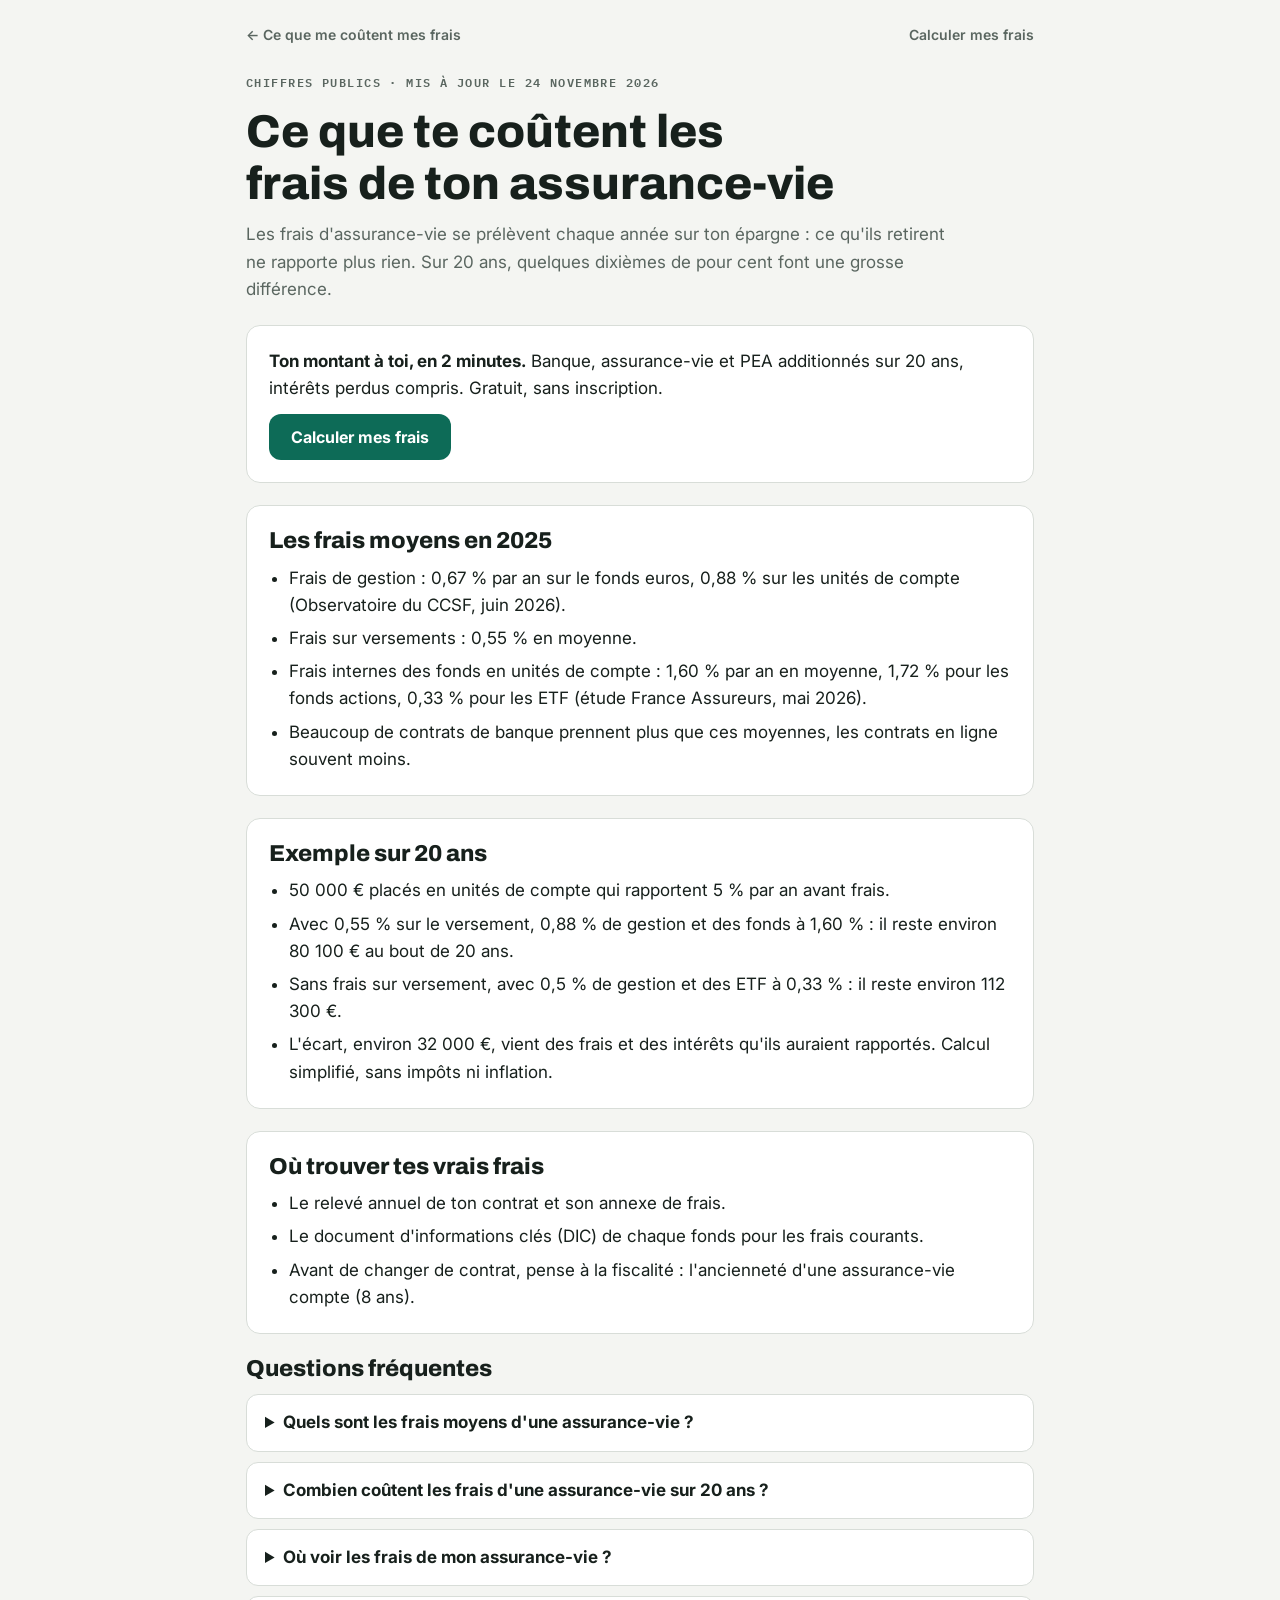
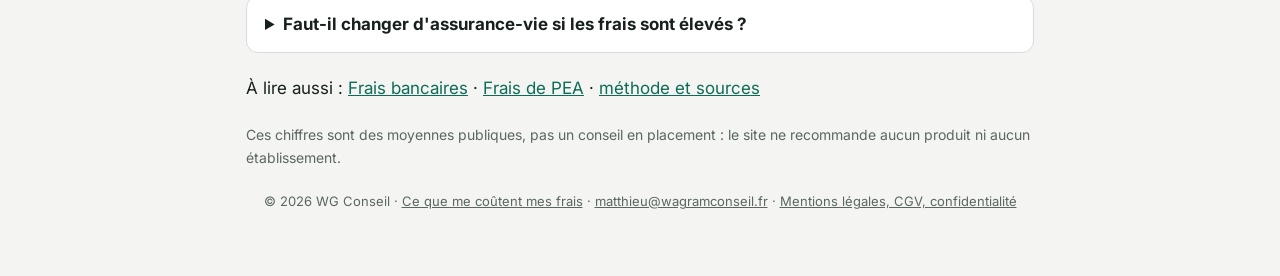
<file: frais-assurance-vie.html>
<!doctype html>
<html lang="fr">
<head>
<meta charset="utf-8">
<meta name="viewport" content="width=device-width, initial-scale=1, viewport-fit=cover">
<!-- Page thématique (lue par Google). Chiffres repris de js/hypotheses.js et de index.html#methode : à mettre à jour ensemble. -->
<title>Frais d'assurance-vie : frais moyens 2025 et ce qu'ils coûtent sur 20 ans</title>
<link rel="canonical" href="https://frais.wagramconseil.fr/frais-assurance-vie.html">
<meta name="description" content="Frais d&#x27;assurance-vie : 0,67 % sur le fonds euros, 0,88 % sur les unités de compte, 0,55 % sur versements, 1,60 % dans les fonds. Ce que ça coûte sur 20 ans, exemple chiffré et calcul gratuit.">
<meta property="og:type" content="article">
<meta property="og:site_name" content="Ce que me coûtent mes frais">
<meta property="og:title" content="Ce que te coûtent les frais de ton assurance-vie">
<meta property="og:description" content="Frais d&#x27;assurance-vie : 0,67 % sur le fonds euros, 0,88 % sur les unités de compte, 0,55 % sur versements, 1,60 % dans les fonds. Ce que ça coûte sur 20 ans, exemple chiffré et calcul gratuit.">
<meta property="og:url" content="https://frais.wagramconseil.fr/frais-assurance-vie.html">
<meta property="og:image" content="https://frais.wagramconseil.fr/og.png">
<meta name="twitter:card" content="summary_large_image">
<link rel="icon" href="/favicon.svg" type="image/svg+xml">
<link rel="apple-touch-icon" href="/apple-touch-icon.png">
<link rel="preconnect" href="https://fonts.googleapis.com">
<link rel="preconnect" href="https://fonts.gstatic.com" crossorigin>
<link rel="stylesheet" href="https://fonts.googleapis.com/css2?family=Archivo:wght@700;800&family=Inter:wght@400;500;600;700&family=IBM+Plex+Mono:wght@500;600&display=swap">
<link rel="stylesheet" href="site.css">
<style>
*{box-sizing:border-box}
body{margin:0;background:var(--bg);color:var(--ink);font-family:var(--f-body);font-size:17px;line-height:1.6}
.wrap{max-width:820px;margin:0 auto;padding:24px max(16px,env(safe-area-inset-left,0px)) 64px;display:flex;flex-direction:column;gap:22px}
h1,h2{font-family:var(--f-display);text-wrap:balance;margin:0;line-height:1.15}
h1{font-size:clamp(30px,6vw,46px);font-weight:800}
h2{font-size:23px;font-weight:800}
p{margin:0} a{color:var(--accent)}
.eyebrow{font:600 12px var(--f-num);letter-spacing:.12em;text-transform:uppercase;color:var(--muted)}
.lede{color:var(--muted);max-width:64ch;margin-top:10px}
.top{display:flex;justify-content:space-between;gap:12px;font-size:14px;font-weight:600}
.top a{color:var(--muted);text-decoration:none}
.card{background:var(--surface);border:1px solid var(--line);border-radius:14px;padding:22px;display:flex;flex-direction:column;gap:10px}
.card ul{margin:0;padding-left:20px;display:flex;flex-direction:column;gap:6px}
.cta{flex-direction:row;flex-wrap:wrap;align-items:center;justify-content:space-between;gap:12px}
.btn{display:inline-flex;align-items:center;justify-content:center;font:700 16px var(--f-body);padding:13px 22px;border-radius:12px;background:var(--accent);color:var(--accent-ink);text-decoration:none}
details{background:var(--surface);border:1px solid var(--line);border-radius:12px;padding:14px 18px}
summary{font-weight:700;cursor:pointer}
details p{color:var(--muted);margin-top:8px;font-size:15px}
.faq{display:flex;flex-direction:column;gap:10px}
footer{font-size:13px;color:var(--muted);text-align:center} footer a{color:inherit}
</style>
<script type="application/ld+json">
[
 {
  "@context": "https://schema.org",
  "@type": "Article",
  "headline": "Ce que te coûtent les frais de ton assurance-vie",
  "description": "Frais d'assurance-vie : 0,67 % sur le fonds euros, 0,88 % sur les unités de compte, 0,55 % sur versements, 1,60 % dans les fonds. Ce que ça coûte sur 20 ans, exemple chiffré et calcul gratuit.",
  "inLanguage": "fr-FR",
  "datePublished": "2026-11-24",
  "dateModified": "2026-11-24",
  "url": "https://frais.wagramconseil.fr/frais-assurance-vie.html",
  "image": "https://frais.wagramconseil.fr/og.png",
  "author": {
   "@type": "Organization",
   "name": "WG Conseil",
   "url": "https://wagramconseil.fr/"
  },
  "publisher": {
   "@type": "Organization",
   "name": "WG Conseil",
   "url": "https://wagramconseil.fr/"
  },
  "isPartOf": {
   "@type": "WebSite",
   "name": "Ce que me coûtent mes frais",
   "url": "https://frais.wagramconseil.fr/"
  }
 },
 {
  "@context": "https://schema.org",
  "@type": "FAQPage",
  "mainEntity": [
   {
    "@type": "Question",
    "name": "Quels sont les frais moyens d'une assurance-vie ?",
    "acceptedAnswer": {
     "@type": "Answer",
     "text": "En 2025 : 0,67 % par an de frais de gestion sur le fonds euros, 0,88 % sur les unités de compte et 0,55 % sur les versements (CCSF, juin 2026). Les fonds en unités de compte prélèvent en plus 1,60 % par an en moyenne (France Assureurs, mai 2026)."
    }
   },
   {
    "@type": "Question",
    "name": "Combien coûtent les frais d'une assurance-vie sur 20 ans ?",
    "acceptedAnswer": {
     "@type": "Answer",
     "text": "Sur 50 000 € en unités de compte à 5 % par an avant frais, un contrat aux frais moyens de banque laisse environ 80 100 € après 20 ans, un contrat à frais bas avec des ETF environ 112 300 € : environ 32 000 € d'écart."
    }
   },
   {
    "@type": "Question",
    "name": "Où voir les frais de mon assurance-vie ?",
    "acceptedAnswer": {
     "@type": "Answer",
     "text": "Sur le relevé annuel du contrat et dans le document d'informations clés de chaque fonds."
    }
   },
   {
    "@type": "Question",
    "name": "Faut-il changer d'assurance-vie si les frais sont élevés ?",
    "acceptedAnswer": {
     "@type": "Answer",
     "text": "Le site ne donne pas de conseil en placement. Avant de changer, compare les frais réels et pense à la fiscalité : un contrat de plus de 8 ans a un avantage fiscal qu'un nouveau contrat n'a pas."
    }
   }
  ]
 },
 {
  "@context": "https://schema.org",
  "@type": "BreadcrumbList",
  "itemListElement": [
   {
    "@type": "ListItem",
    "position": 1,
    "name": "Ce que me coûtent mes frais",
    "item": "https://frais.wagramconseil.fr/"
   },
   {
    "@type": "ListItem",
    "position": 2,
    "name": "Frais d'assurance-vie",
    "item": "https://frais.wagramconseil.fr/frais-assurance-vie.html"
   }
  ]
 }
]
</script>
</head>
<body>
<div class="wrap">
  <nav class="top"><a href="index.html">← Ce que me coûtent mes frais</a><a href="simulateur.html">Calculer mes frais</a></nav>
  <header>
    <span class="eyebrow">Chiffres publics · mis à jour le 24 novembre 2026</span>
    <h1 style="margin-top:10px">Ce que te coûtent les frais de ton assurance-vie</h1>
    <p class="lede">Les frais d'assurance-vie se prélèvent chaque année sur ton épargne : ce qu'ils retirent ne rapporte plus rien. Sur 20 ans, quelques dixièmes de pour cent font une grosse différence.</p>
  </header>
  <div class="card cta"><p><b>Ton montant à toi, en 2 minutes.</b> Banque, assurance-vie et PEA additionnés sur 20 ans, intérêts perdus compris. Gratuit, sans inscription.</p><a class="btn" href="simulateur.html" id="cta">Calculer mes frais</a></div>
  <section class="card"><h2>Les frais moyens en 2025</h2><ul><li>Frais de gestion : 0,67 % par an sur le fonds euros, 0,88 % sur les unités de compte (Observatoire du CCSF, juin 2026).</li><li>Frais sur versements : 0,55 % en moyenne.</li><li>Frais internes des fonds en unités de compte : 1,60 % par an en moyenne, 1,72 % pour les fonds actions, 0,33 % pour les ETF (étude France Assureurs, mai 2026).</li><li>Beaucoup de contrats de banque prennent plus que ces moyennes, les contrats en ligne souvent moins.</li></ul></section>
  <section class="card"><h2>Exemple sur 20 ans</h2><ul><li>50 000 € placés en unités de compte qui rapportent 5 % par an avant frais.</li><li>Avec 0,55 % sur le versement, 0,88 % de gestion et des fonds à 1,60 % : il reste environ 80 100 € au bout de 20 ans.</li><li>Sans frais sur versement, avec 0,5 % de gestion et des ETF à 0,33 % : il reste environ 112 300 €.</li><li>L'écart, environ 32 000 €, vient des frais et des intérêts qu'ils auraient rapportés. Calcul simplifié, sans impôts ni inflation.</li></ul></section>
  <section class="card"><h2>Où trouver tes vrais frais</h2><ul><li>Le relevé annuel de ton contrat et son annexe de frais.</li><li>Le document d'informations clés (DIC) de chaque fonds pour les frais courants.</li><li>Avant de changer de contrat, pense à la fiscalité : l'ancienneté d'une assurance-vie compte (8 ans).</li></ul></section>
  <section style="display:flex;flex-direction:column;gap:12px"><h2>Questions fréquentes</h2><div class="faq">
    <details><summary>Quels sont les frais moyens d'une assurance-vie ?</summary><p>En 2025 : 0,67 % par an de frais de gestion sur le fonds euros, 0,88 % sur les unités de compte et 0,55 % sur les versements (CCSF, juin 2026). Les fonds en unités de compte prélèvent en plus 1,60 % par an en moyenne (France Assureurs, mai 2026).</p></details>
    <details><summary>Combien coûtent les frais d'une assurance-vie sur 20 ans ?</summary><p>Sur 50 000 € en unités de compte à 5 % par an avant frais, un contrat aux frais moyens de banque laisse environ 80 100 € après 20 ans, un contrat à frais bas avec des ETF environ 112 300 € : environ 32 000 € d'écart.</p></details>
    <details><summary>Où voir les frais de mon assurance-vie ?</summary><p>Sur le relevé annuel du contrat et dans le document d'informations clés de chaque fonds.</p></details>
    <details><summary>Faut-il changer d'assurance-vie si les frais sont élevés ?</summary><p>Le site ne donne pas de conseil en placement. Avant de changer, compare les frais réels et pense à la fiscalité : un contrat de plus de 8 ans a un avantage fiscal qu'un nouveau contrat n'a pas.</p></details>
  </div></section>
  <p>À lire aussi : <a href="frais-bancaires.html">Frais bancaires</a> · <a href="frais-pea.html">Frais de PEA</a> · <a href="index.html#methode">méthode et sources</a></p>
  <p style="font-size:14px;color:var(--muted)">Ces chiffres sont des moyennes publiques, pas un conseil en placement : le site ne recommande aucun produit ni aucun établissement.</p>
  <footer><p>© 2026 WG Conseil · <a href="index.html">Ce que me coûtent mes frais</a> · <a class="js-mail" href="mailto:matthieu@wagramconseil.fr">matthieu@wagramconseil.fr</a> · <a href="legal.html">Mentions légales, CGV, confidentialité</a></p></footer>
</div>
<script src="reglages.js"></script>
<script src="stats.js"></script>
<script>document.getElementById('cta').addEventListener('click',function(){if(window.track) track('frais-assurance-vie-clic-test');});</script>
</body>
</html>
</file>
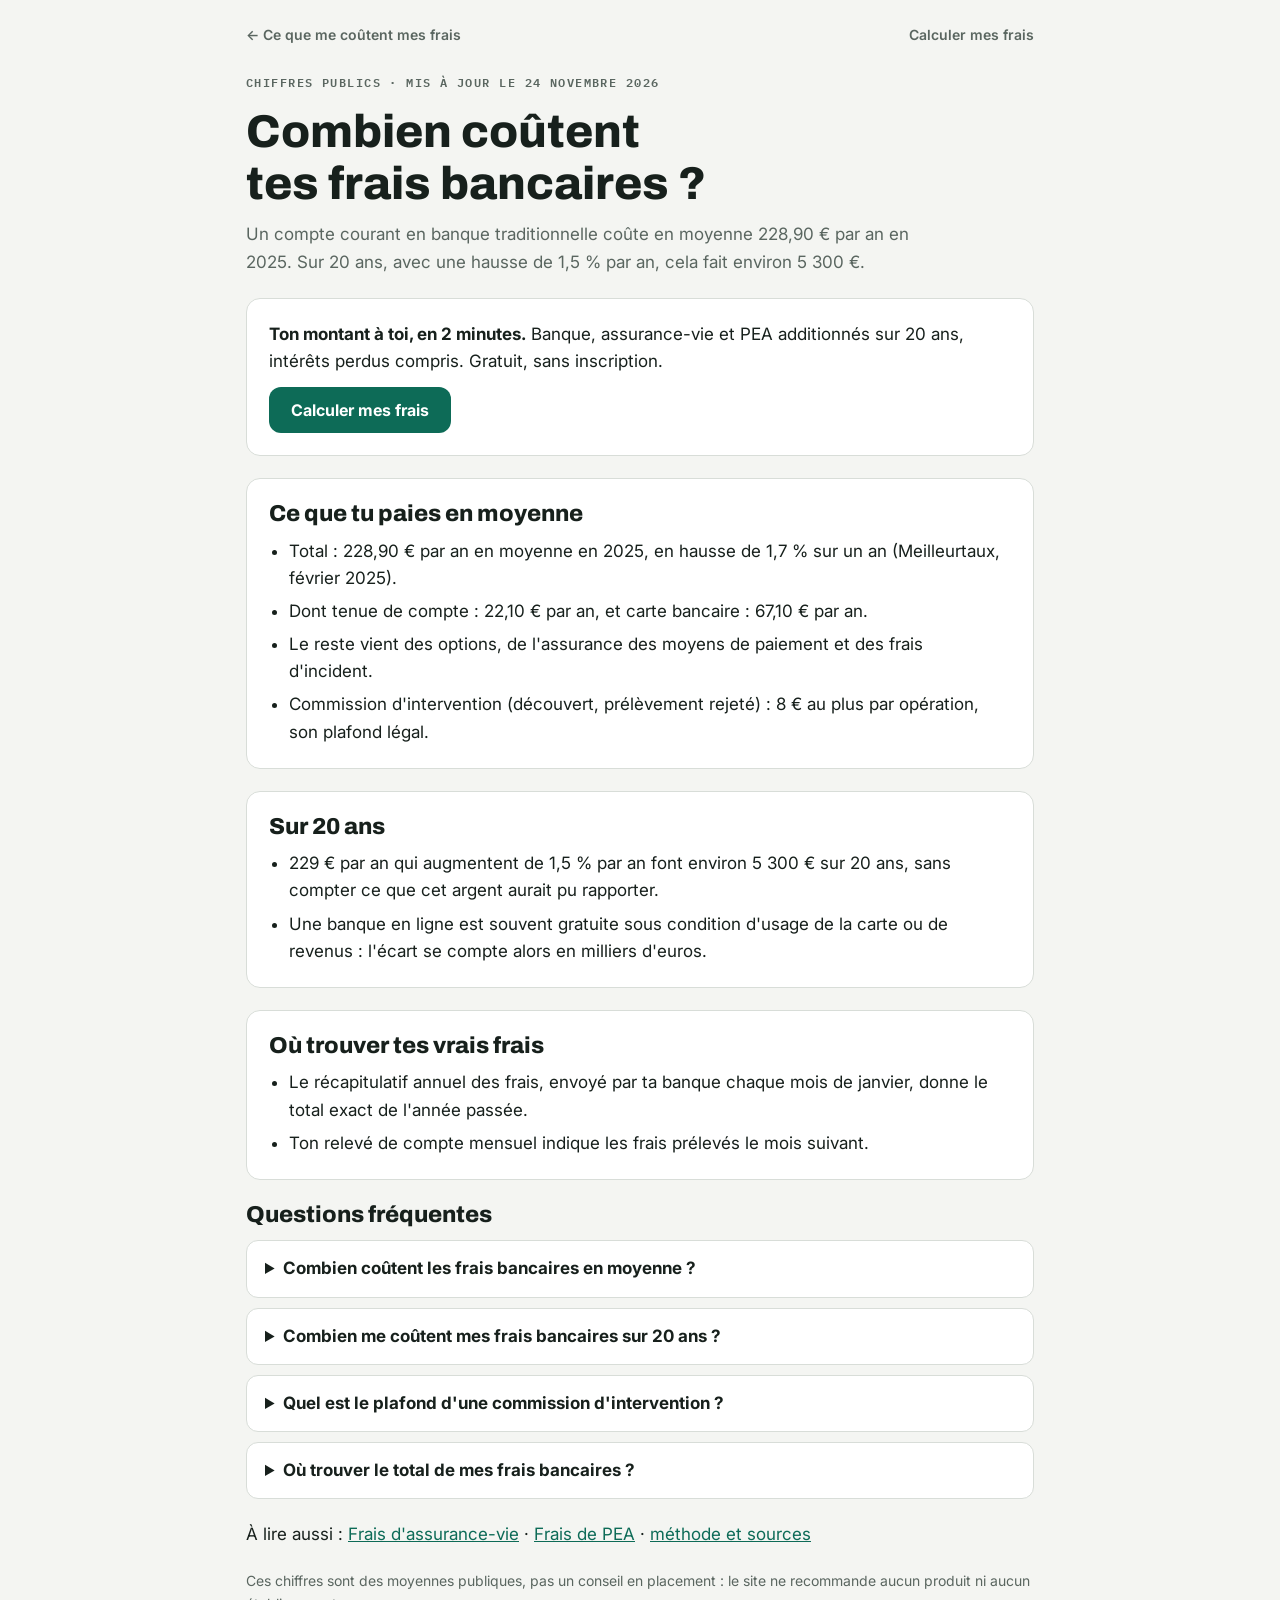
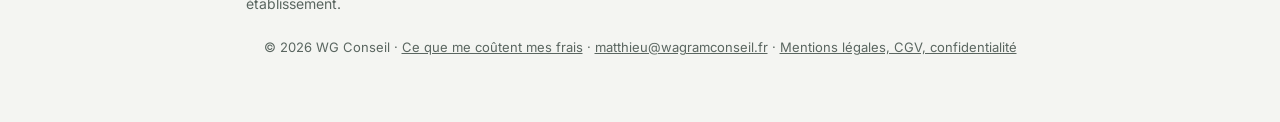
<file: frais-bancaires.html>
<!doctype html>
<html lang="fr">
<head>
<meta charset="utf-8">
<meta name="viewport" content="width=device-width, initial-scale=1, viewport-fit=cover">
<!-- Page thématique (lue par Google). Chiffres repris de js/hypotheses.js et de index.html#methode : à mettre à jour ensemble. -->
<title>Frais bancaires 2025 : combien coûte un compte courant par an et sur 20 ans</title>
<link rel="canonical" href="https://frais.wagramconseil.fr/frais-bancaires.html">
<meta name="description" content="Frais bancaires moyens : 228,90 € par an en 2025, environ 5 300 € sur 20 ans. Le détail (tenue de compte, carte, incidents), où trouver tes vrais frais et le calcul gratuit.">
<meta property="og:type" content="article">
<meta property="og:site_name" content="Ce que me coûtent mes frais">
<meta property="og:title" content="Combien coûtent tes frais bancaires ?">
<meta property="og:description" content="Frais bancaires moyens : 228,90 € par an en 2025, environ 5 300 € sur 20 ans. Le détail (tenue de compte, carte, incidents), où trouver tes vrais frais et le calcul gratuit.">
<meta property="og:url" content="https://frais.wagramconseil.fr/frais-bancaires.html">
<meta property="og:image" content="https://frais.wagramconseil.fr/og.png">
<meta name="twitter:card" content="summary_large_image">
<link rel="icon" href="/favicon.svg" type="image/svg+xml">
<link rel="apple-touch-icon" href="/apple-touch-icon.png">
<link rel="preconnect" href="https://fonts.googleapis.com">
<link rel="preconnect" href="https://fonts.gstatic.com" crossorigin>
<link rel="stylesheet" href="https://fonts.googleapis.com/css2?family=Archivo:wght@700;800&family=Inter:wght@400;500;600;700&family=IBM+Plex+Mono:wght@500;600&display=swap">
<link rel="stylesheet" href="site.css">
<style>
*{box-sizing:border-box}
body{margin:0;background:var(--bg);color:var(--ink);font-family:var(--f-body);font-size:17px;line-height:1.6}
.wrap{max-width:820px;margin:0 auto;padding:24px max(16px,env(safe-area-inset-left,0px)) 64px;display:flex;flex-direction:column;gap:22px}
h1,h2{font-family:var(--f-display);text-wrap:balance;margin:0;line-height:1.15}
h1{font-size:clamp(30px,6vw,46px);font-weight:800}
h2{font-size:23px;font-weight:800}
p{margin:0} a{color:var(--accent)}
.eyebrow{font:600 12px var(--f-num);letter-spacing:.12em;text-transform:uppercase;color:var(--muted)}
.lede{color:var(--muted);max-width:64ch;margin-top:10px}
.top{display:flex;justify-content:space-between;gap:12px;font-size:14px;font-weight:600}
.top a{color:var(--muted);text-decoration:none}
.card{background:var(--surface);border:1px solid var(--line);border-radius:14px;padding:22px;display:flex;flex-direction:column;gap:10px}
.card ul{margin:0;padding-left:20px;display:flex;flex-direction:column;gap:6px}
.cta{flex-direction:row;flex-wrap:wrap;align-items:center;justify-content:space-between;gap:12px}
.btn{display:inline-flex;align-items:center;justify-content:center;font:700 16px var(--f-body);padding:13px 22px;border-radius:12px;background:var(--accent);color:var(--accent-ink);text-decoration:none}
details{background:var(--surface);border:1px solid var(--line);border-radius:12px;padding:14px 18px}
summary{font-weight:700;cursor:pointer}
details p{color:var(--muted);margin-top:8px;font-size:15px}
.faq{display:flex;flex-direction:column;gap:10px}
footer{font-size:13px;color:var(--muted);text-align:center} footer a{color:inherit}
</style>
<script type="application/ld+json">
[
 {
  "@context": "https://schema.org",
  "@type": "Article",
  "headline": "Combien coûtent tes frais bancaires ?",
  "description": "Frais bancaires moyens : 228,90 € par an en 2025, environ 5 300 € sur 20 ans. Le détail (tenue de compte, carte, incidents), où trouver tes vrais frais et le calcul gratuit.",
  "inLanguage": "fr-FR",
  "datePublished": "2026-11-24",
  "dateModified": "2026-11-24",
  "url": "https://frais.wagramconseil.fr/frais-bancaires.html",
  "image": "https://frais.wagramconseil.fr/og.png",
  "author": {
   "@type": "Organization",
   "name": "WG Conseil",
   "url": "https://wagramconseil.fr/"
  },
  "publisher": {
   "@type": "Organization",
   "name": "WG Conseil",
   "url": "https://wagramconseil.fr/"
  },
  "isPartOf": {
   "@type": "WebSite",
   "name": "Ce que me coûtent mes frais",
   "url": "https://frais.wagramconseil.fr/"
  }
 },
 {
  "@context": "https://schema.org",
  "@type": "FAQPage",
  "mainEntity": [
   {
    "@type": "Question",
    "name": "Combien coûtent les frais bancaires en moyenne ?",
    "acceptedAnswer": {
     "@type": "Answer",
     "text": "228,90 € par an en moyenne en 2025 pour un compte courant en banque traditionnelle, dont 22,10 € de tenue de compte et 67,10 € de carte (Meilleurtaux, février 2025)."
    }
   },
   {
    "@type": "Question",
    "name": "Combien me coûtent mes frais bancaires sur 20 ans ?",
    "acceptedAnswer": {
     "@type": "Answer",
     "text": "Environ 5 300 € pour un compte à 229 € par an dont les frais augmentent de 1,5 % par an. Le simulateur calcule ton montant à partir de tes vrais frais."
    }
   },
   {
    "@type": "Question",
    "name": "Quel est le plafond d'une commission d'intervention ?",
    "acceptedAnswer": {
     "@type": "Answer",
     "text": "8 € par opération (article R312-4-1 du Code monétaire et financier)."
    }
   },
   {
    "@type": "Question",
    "name": "Où trouver le total de mes frais bancaires ?",
    "acceptedAnswer": {
     "@type": "Answer",
     "text": "Dans le récapitulatif annuel des frais que ta banque t'envoie chaque mois de janvier."
    }
   }
  ]
 },
 {
  "@context": "https://schema.org",
  "@type": "BreadcrumbList",
  "itemListElement": [
   {
    "@type": "ListItem",
    "position": 1,
    "name": "Ce que me coûtent mes frais",
    "item": "https://frais.wagramconseil.fr/"
   },
   {
    "@type": "ListItem",
    "position": 2,
    "name": "Frais bancaires",
    "item": "https://frais.wagramconseil.fr/frais-bancaires.html"
   }
  ]
 }
]
</script>
</head>
<body>
<div class="wrap">
  <nav class="top"><a href="index.html">← Ce que me coûtent mes frais</a><a href="simulateur.html">Calculer mes frais</a></nav>
  <header>
    <span class="eyebrow">Chiffres publics · mis à jour le 24 novembre 2026</span>
    <h1 style="margin-top:10px">Combien coûtent tes frais bancaires ?</h1>
    <p class="lede">Un compte courant en banque traditionnelle coûte en moyenne 228,90 € par an en 2025. Sur 20 ans, avec une hausse de 1,5 % par an, cela fait environ 5 300 €.</p>
  </header>
  <div class="card cta"><p><b>Ton montant à toi, en 2 minutes.</b> Banque, assurance-vie et PEA additionnés sur 20 ans, intérêts perdus compris. Gratuit, sans inscription.</p><a class="btn" href="simulateur.html" id="cta">Calculer mes frais</a></div>
  <section class="card"><h2>Ce que tu paies en moyenne</h2><ul><li>Total : 228,90 € par an en moyenne en 2025, en hausse de 1,7 % sur un an (Meilleurtaux, février 2025).</li><li>Dont tenue de compte : 22,10 € par an, et carte bancaire : 67,10 € par an.</li><li>Le reste vient des options, de l'assurance des moyens de paiement et des frais d'incident.</li><li>Commission d'intervention (découvert, prélèvement rejeté) : 8 € au plus par opération, son plafond légal.</li></ul></section>
  <section class="card"><h2>Sur 20 ans</h2><ul><li>229 € par an qui augmentent de 1,5 % par an font environ 5 300 € sur 20 ans, sans compter ce que cet argent aurait pu rapporter.</li><li>Une banque en ligne est souvent gratuite sous condition d'usage de la carte ou de revenus : l'écart se compte alors en milliers d'euros.</li></ul></section>
  <section class="card"><h2>Où trouver tes vrais frais</h2><ul><li>Le récapitulatif annuel des frais, envoyé par ta banque chaque mois de janvier, donne le total exact de l'année passée.</li><li>Ton relevé de compte mensuel indique les frais prélevés le mois suivant.</li></ul></section>
  <section style="display:flex;flex-direction:column;gap:12px"><h2>Questions fréquentes</h2><div class="faq">
    <details><summary>Combien coûtent les frais bancaires en moyenne ?</summary><p>228,90 € par an en moyenne en 2025 pour un compte courant en banque traditionnelle, dont 22,10 € de tenue de compte et 67,10 € de carte (Meilleurtaux, février 2025).</p></details>
    <details><summary>Combien me coûtent mes frais bancaires sur 20 ans ?</summary><p>Environ 5 300 € pour un compte à 229 € par an dont les frais augmentent de 1,5 % par an. Le simulateur calcule ton montant à partir de tes vrais frais.</p></details>
    <details><summary>Quel est le plafond d'une commission d'intervention ?</summary><p>8 € par opération (article R312-4-1 du Code monétaire et financier).</p></details>
    <details><summary>Où trouver le total de mes frais bancaires ?</summary><p>Dans le récapitulatif annuel des frais que ta banque t'envoie chaque mois de janvier.</p></details>
  </div></section>
  <p>À lire aussi : <a href="frais-assurance-vie.html">Frais d'assurance-vie</a> · <a href="frais-pea.html">Frais de PEA</a> · <a href="index.html#methode">méthode et sources</a></p>
  <p style="font-size:14px;color:var(--muted)">Ces chiffres sont des moyennes publiques, pas un conseil en placement : le site ne recommande aucun produit ni aucun établissement.</p>
  <footer><p>© 2026 WG Conseil · <a href="index.html">Ce que me coûtent mes frais</a> · <a class="js-mail" href="mailto:matthieu@wagramconseil.fr">matthieu@wagramconseil.fr</a> · <a href="legal.html">Mentions légales, CGV, confidentialité</a></p></footer>
</div>
<script src="reglages.js"></script>
<script src="stats.js"></script>
<script>document.getElementById('cta').addEventListener('click',function(){if(window.track) track('frais-bancaires-clic-test');});</script>
</body>
</html>
</file>
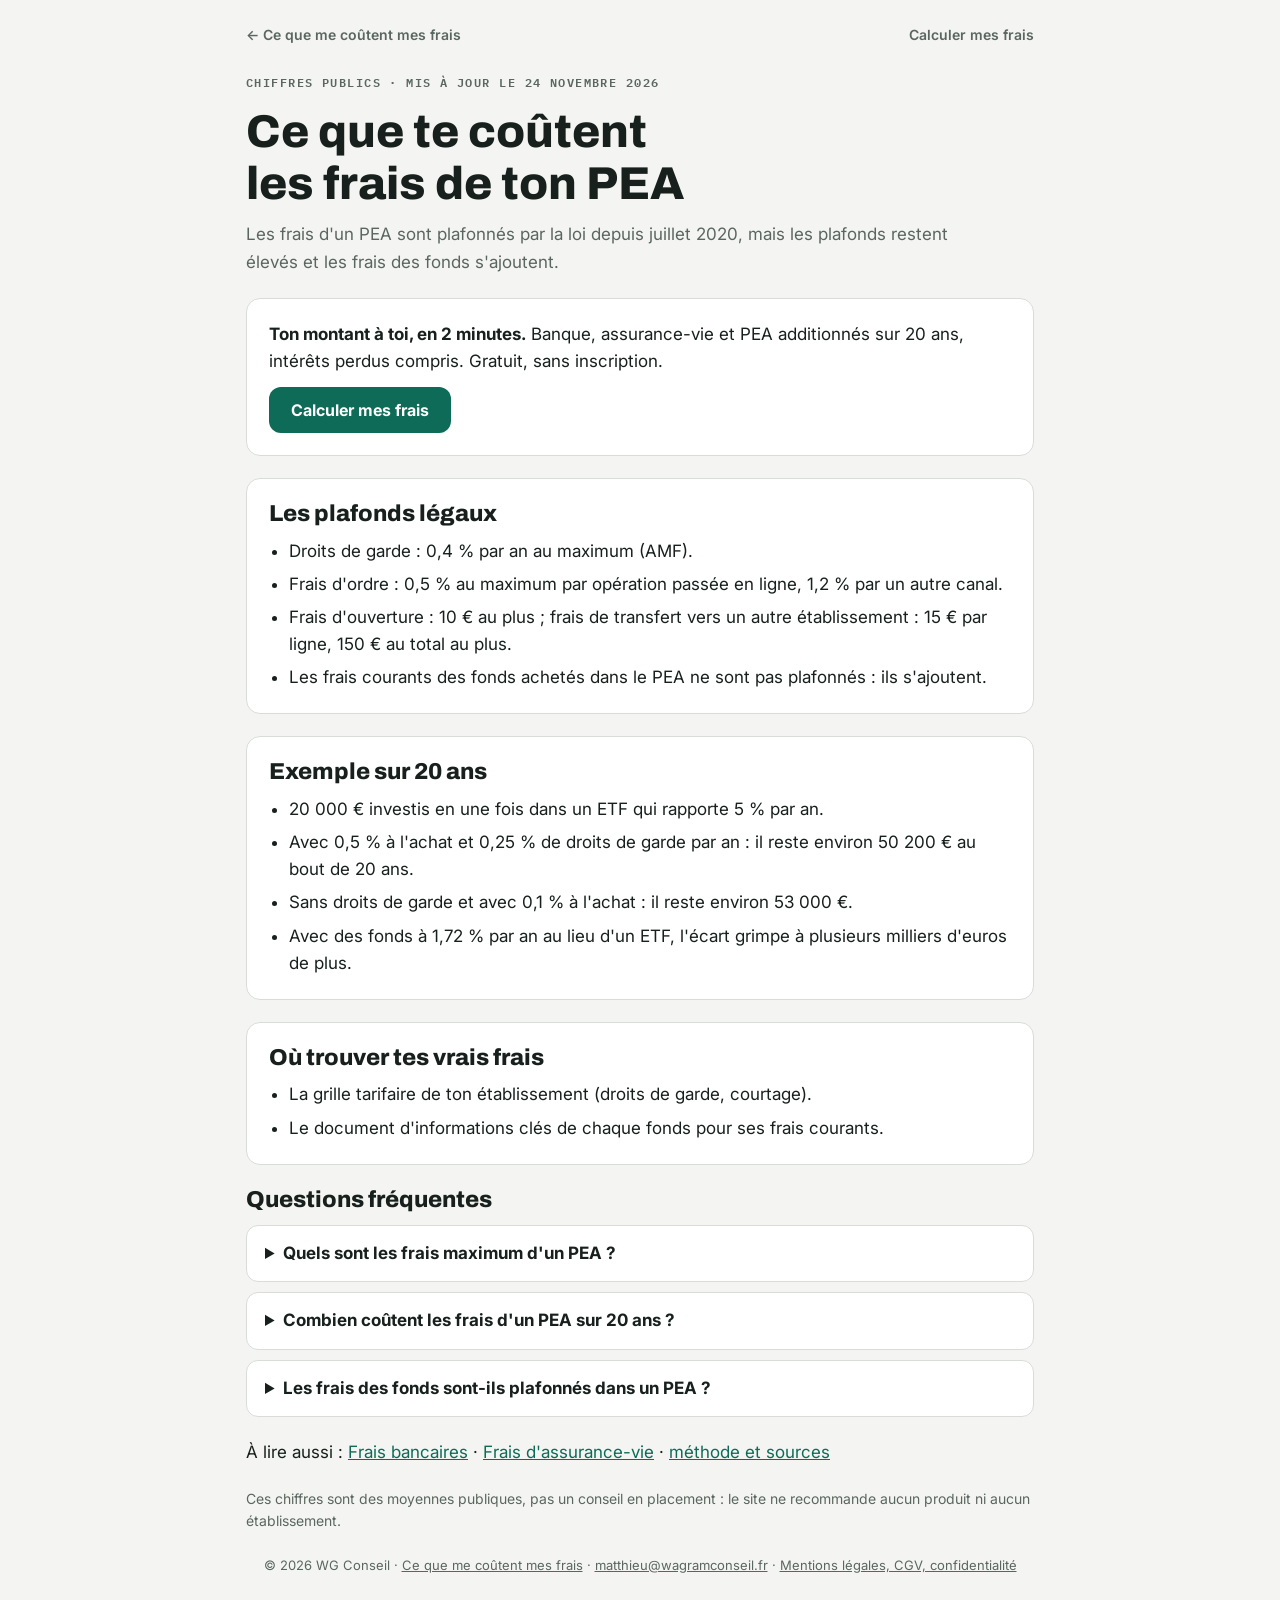
<file: frais-pea.html>
<!doctype html>
<html lang="fr">
<head>
<meta charset="utf-8">
<meta name="viewport" content="width=device-width, initial-scale=1, viewport-fit=cover">
<!-- Page thématique (lue par Google). Chiffres repris de js/hypotheses.js et de index.html#methode : à mettre à jour ensemble. -->
<title>Frais de PEA : plafonds légaux, droits de garde et ce qu'ils coûtent</title>
<link rel="canonical" href="https://frais.wagramconseil.fr/frais-pea.html">
<meta name="description" content="Frais de PEA : droits de garde plafonnés à 0,4 % par an, ordres à 0,5 % en ligne (AMF). Ce que coûtent les frais d&#x27;un PEA sur 20 ans, exemple chiffré et calcul gratuit.">
<meta property="og:type" content="article">
<meta property="og:site_name" content="Ce que me coûtent mes frais">
<meta property="og:title" content="Ce que te coûtent les frais de ton PEA">
<meta property="og:description" content="Frais de PEA : droits de garde plafonnés à 0,4 % par an, ordres à 0,5 % en ligne (AMF). Ce que coûtent les frais d&#x27;un PEA sur 20 ans, exemple chiffré et calcul gratuit.">
<meta property="og:url" content="https://frais.wagramconseil.fr/frais-pea.html">
<meta property="og:image" content="https://frais.wagramconseil.fr/og.png">
<meta name="twitter:card" content="summary_large_image">
<link rel="icon" href="/favicon.svg" type="image/svg+xml">
<link rel="apple-touch-icon" href="/apple-touch-icon.png">
<link rel="preconnect" href="https://fonts.googleapis.com">
<link rel="preconnect" href="https://fonts.gstatic.com" crossorigin>
<link rel="stylesheet" href="https://fonts.googleapis.com/css2?family=Archivo:wght@700;800&family=Inter:wght@400;500;600;700&family=IBM+Plex+Mono:wght@500;600&display=swap">
<link rel="stylesheet" href="site.css">
<style>
*{box-sizing:border-box}
body{margin:0;background:var(--bg);color:var(--ink);font-family:var(--f-body);font-size:17px;line-height:1.6}
.wrap{max-width:820px;margin:0 auto;padding:24px max(16px,env(safe-area-inset-left,0px)) 64px;display:flex;flex-direction:column;gap:22px}
h1,h2{font-family:var(--f-display);text-wrap:balance;margin:0;line-height:1.15}
h1{font-size:clamp(30px,6vw,46px);font-weight:800}
h2{font-size:23px;font-weight:800}
p{margin:0} a{color:var(--accent)}
.eyebrow{font:600 12px var(--f-num);letter-spacing:.12em;text-transform:uppercase;color:var(--muted)}
.lede{color:var(--muted);max-width:64ch;margin-top:10px}
.top{display:flex;justify-content:space-between;gap:12px;font-size:14px;font-weight:600}
.top a{color:var(--muted);text-decoration:none}
.card{background:var(--surface);border:1px solid var(--line);border-radius:14px;padding:22px;display:flex;flex-direction:column;gap:10px}
.card ul{margin:0;padding-left:20px;display:flex;flex-direction:column;gap:6px}
.cta{flex-direction:row;flex-wrap:wrap;align-items:center;justify-content:space-between;gap:12px}
.btn{display:inline-flex;align-items:center;justify-content:center;font:700 16px var(--f-body);padding:13px 22px;border-radius:12px;background:var(--accent);color:var(--accent-ink);text-decoration:none}
details{background:var(--surface);border:1px solid var(--line);border-radius:12px;padding:14px 18px}
summary{font-weight:700;cursor:pointer}
details p{color:var(--muted);margin-top:8px;font-size:15px}
.faq{display:flex;flex-direction:column;gap:10px}
footer{font-size:13px;color:var(--muted);text-align:center} footer a{color:inherit}
</style>
<script type="application/ld+json">
[
 {
  "@context": "https://schema.org",
  "@type": "Article",
  "headline": "Ce que te coûtent les frais de ton PEA",
  "description": "Frais de PEA : droits de garde plafonnés à 0,4 % par an, ordres à 0,5 % en ligne (AMF). Ce que coûtent les frais d'un PEA sur 20 ans, exemple chiffré et calcul gratuit.",
  "inLanguage": "fr-FR",
  "datePublished": "2026-11-24",
  "dateModified": "2026-11-24",
  "url": "https://frais.wagramconseil.fr/frais-pea.html",
  "image": "https://frais.wagramconseil.fr/og.png",
  "author": {
   "@type": "Organization",
   "name": "WG Conseil",
   "url": "https://wagramconseil.fr/"
  },
  "publisher": {
   "@type": "Organization",
   "name": "WG Conseil",
   "url": "https://wagramconseil.fr/"
  },
  "isPartOf": {
   "@type": "WebSite",
   "name": "Ce que me coûtent mes frais",
   "url": "https://frais.wagramconseil.fr/"
  }
 },
 {
  "@context": "https://schema.org",
  "@type": "FAQPage",
  "mainEntity": [
   {
    "@type": "Question",
    "name": "Quels sont les frais maximum d'un PEA ?",
    "acceptedAnswer": {
     "@type": "Answer",
     "text": "Depuis juillet 2020 : droits de garde à 0,4 % par an au plus, frais d'ordre à 0,5 % en ligne et 1,2 % par un autre canal, 10 € d'ouverture et 150 € de transfert au plus (AMF)."
    }
   },
   {
    "@type": "Question",
    "name": "Combien coûtent les frais d'un PEA sur 20 ans ?",
    "acceptedAnswer": {
     "@type": "Answer",
     "text": "Sur 20 000 € dans un ETF à 5 % par an, 0,25 % de droits de garde et 0,5 % à l'achat laissent environ 50 200 € après 20 ans, contre environ 53 000 € sans droits de garde."
    }
   },
   {
    "@type": "Question",
    "name": "Les frais des fonds sont-ils plafonnés dans un PEA ?",
    "acceptedAnswer": {
     "@type": "Answer",
     "text": "Non : seuls les frais de l'établissement (garde, ordres, ouverture, transfert) sont plafonnés. Les frais courants des fonds s'ajoutent."
    }
   }
  ]
 },
 {
  "@context": "https://schema.org",
  "@type": "BreadcrumbList",
  "itemListElement": [
   {
    "@type": "ListItem",
    "position": 1,
    "name": "Ce que me coûtent mes frais",
    "item": "https://frais.wagramconseil.fr/"
   },
   {
    "@type": "ListItem",
    "position": 2,
    "name": "Frais de PEA",
    "item": "https://frais.wagramconseil.fr/frais-pea.html"
   }
  ]
 }
]
</script>
</head>
<body>
<div class="wrap">
  <nav class="top"><a href="index.html">← Ce que me coûtent mes frais</a><a href="simulateur.html">Calculer mes frais</a></nav>
  <header>
    <span class="eyebrow">Chiffres publics · mis à jour le 24 novembre 2026</span>
    <h1 style="margin-top:10px">Ce que te coûtent les frais de ton PEA</h1>
    <p class="lede">Les frais d'un PEA sont plafonnés par la loi depuis juillet 2020, mais les plafonds restent élevés et les frais des fonds s'ajoutent.</p>
  </header>
  <div class="card cta"><p><b>Ton montant à toi, en 2 minutes.</b> Banque, assurance-vie et PEA additionnés sur 20 ans, intérêts perdus compris. Gratuit, sans inscription.</p><a class="btn" href="simulateur.html" id="cta">Calculer mes frais</a></div>
  <section class="card"><h2>Les plafonds légaux</h2><ul><li>Droits de garde : 0,4 % par an au maximum (AMF).</li><li>Frais d'ordre : 0,5 % au maximum par opération passée en ligne, 1,2 % par un autre canal.</li><li>Frais d'ouverture : 10 € au plus ; frais de transfert vers un autre établissement : 15 € par ligne, 150 € au total au plus.</li><li>Les frais courants des fonds achetés dans le PEA ne sont pas plafonnés : ils s'ajoutent.</li></ul></section>
  <section class="card"><h2>Exemple sur 20 ans</h2><ul><li>20 000 € investis en une fois dans un ETF qui rapporte 5 % par an.</li><li>Avec 0,5 % à l'achat et 0,25 % de droits de garde par an : il reste environ 50 200 € au bout de 20 ans.</li><li>Sans droits de garde et avec 0,1 % à l'achat : il reste environ 53 000 €.</li><li>Avec des fonds à 1,72 % par an au lieu d'un ETF, l'écart grimpe à plusieurs milliers d'euros de plus.</li></ul></section>
  <section class="card"><h2>Où trouver tes vrais frais</h2><ul><li>La grille tarifaire de ton établissement (droits de garde, courtage).</li><li>Le document d'informations clés de chaque fonds pour ses frais courants.</li></ul></section>
  <section style="display:flex;flex-direction:column;gap:12px"><h2>Questions fréquentes</h2><div class="faq">
    <details><summary>Quels sont les frais maximum d'un PEA ?</summary><p>Depuis juillet 2020 : droits de garde à 0,4 % par an au plus, frais d'ordre à 0,5 % en ligne et 1,2 % par un autre canal, 10 € d'ouverture et 150 € de transfert au plus (AMF).</p></details>
    <details><summary>Combien coûtent les frais d'un PEA sur 20 ans ?</summary><p>Sur 20 000 € dans un ETF à 5 % par an, 0,25 % de droits de garde et 0,5 % à l'achat laissent environ 50 200 € après 20 ans, contre environ 53 000 € sans droits de garde.</p></details>
    <details><summary>Les frais des fonds sont-ils plafonnés dans un PEA ?</summary><p>Non : seuls les frais de l'établissement (garde, ordres, ouverture, transfert) sont plafonnés. Les frais courants des fonds s'ajoutent.</p></details>
  </div></section>
  <p>À lire aussi : <a href="frais-bancaires.html">Frais bancaires</a> · <a href="frais-assurance-vie.html">Frais d'assurance-vie</a> · <a href="index.html#methode">méthode et sources</a></p>
  <p style="font-size:14px;color:var(--muted)">Ces chiffres sont des moyennes publiques, pas un conseil en placement : le site ne recommande aucun produit ni aucun établissement.</p>
  <footer><p>© 2026 WG Conseil · <a href="index.html">Ce que me coûtent mes frais</a> · <a class="js-mail" href="mailto:matthieu@wagramconseil.fr">matthieu@wagramconseil.fr</a> · <a href="legal.html">Mentions légales, CGV, confidentialité</a></p></footer>
</div>
<script src="reglages.js"></script>
<script src="stats.js"></script>
<script>document.getElementById('cta').addEventListener('click',function(){if(window.track) track('frais-pea-clic-test');});</script>
</body>
</html>
</file>
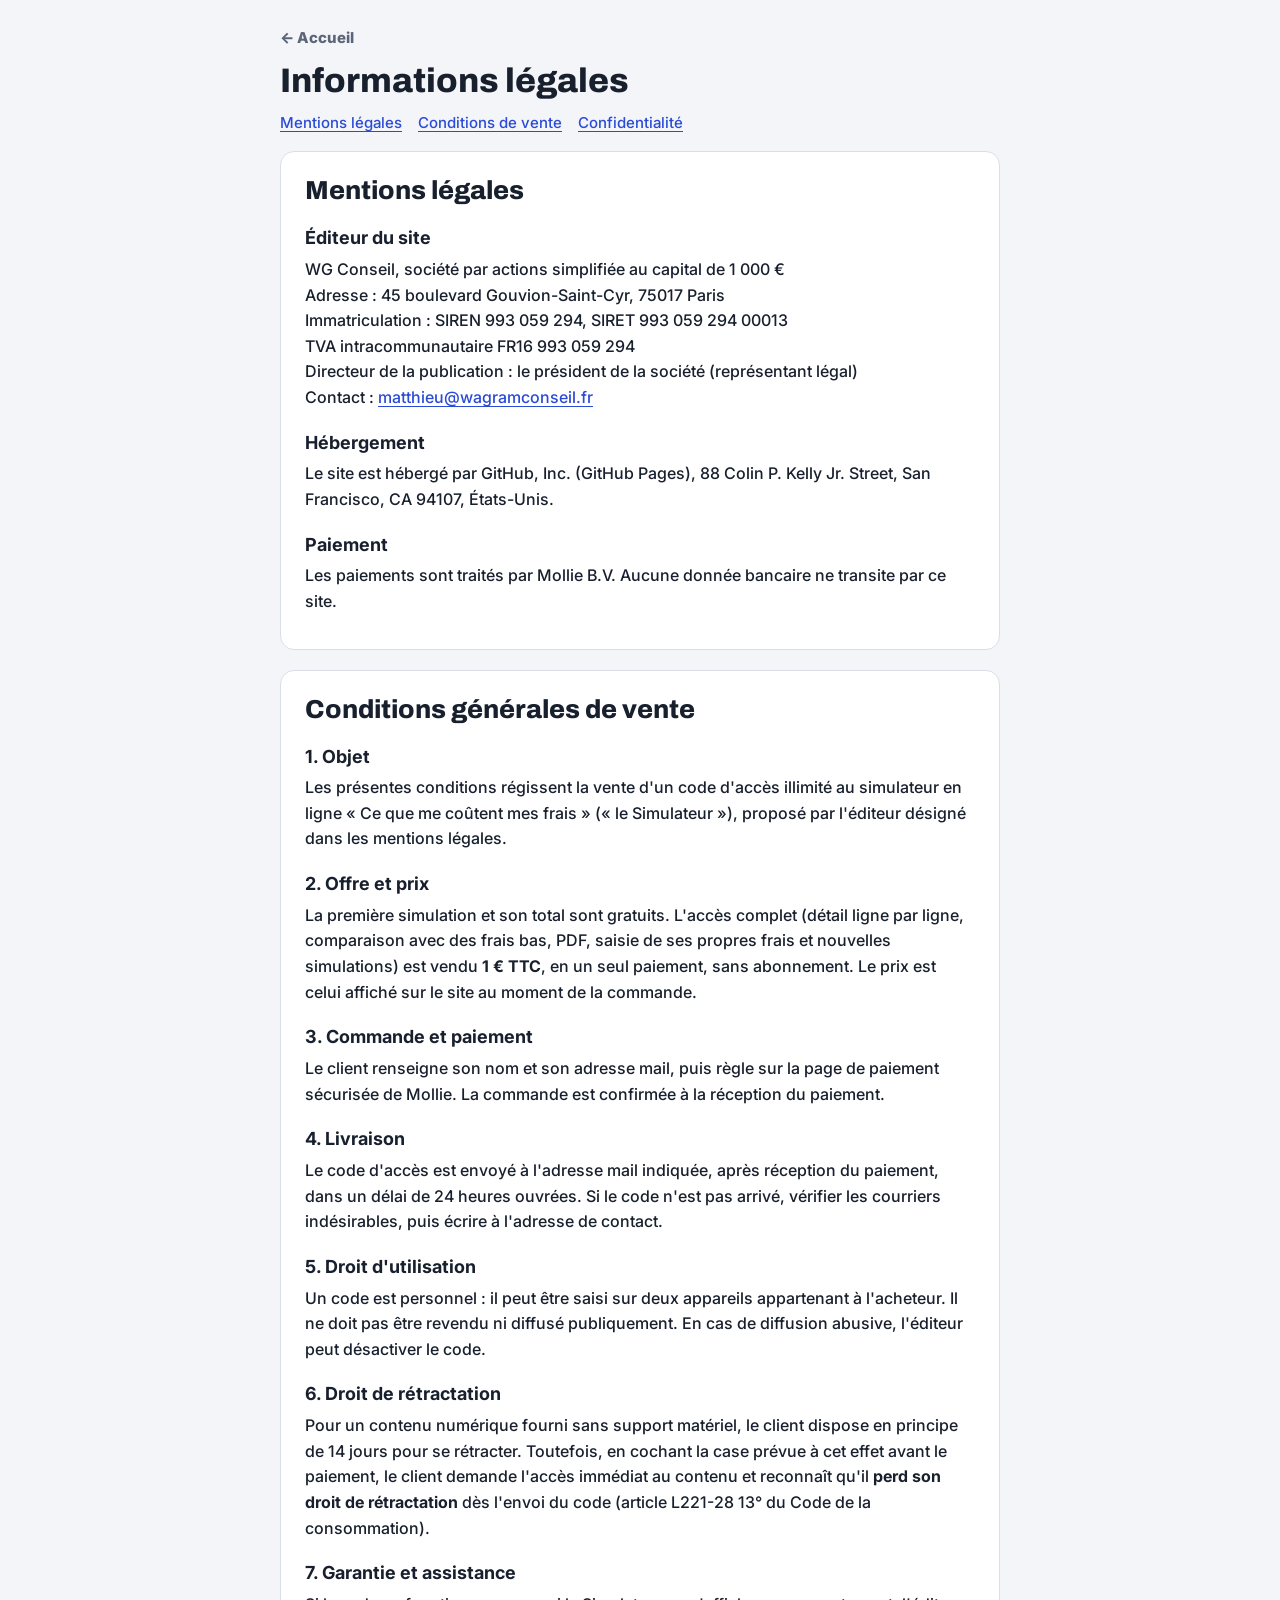
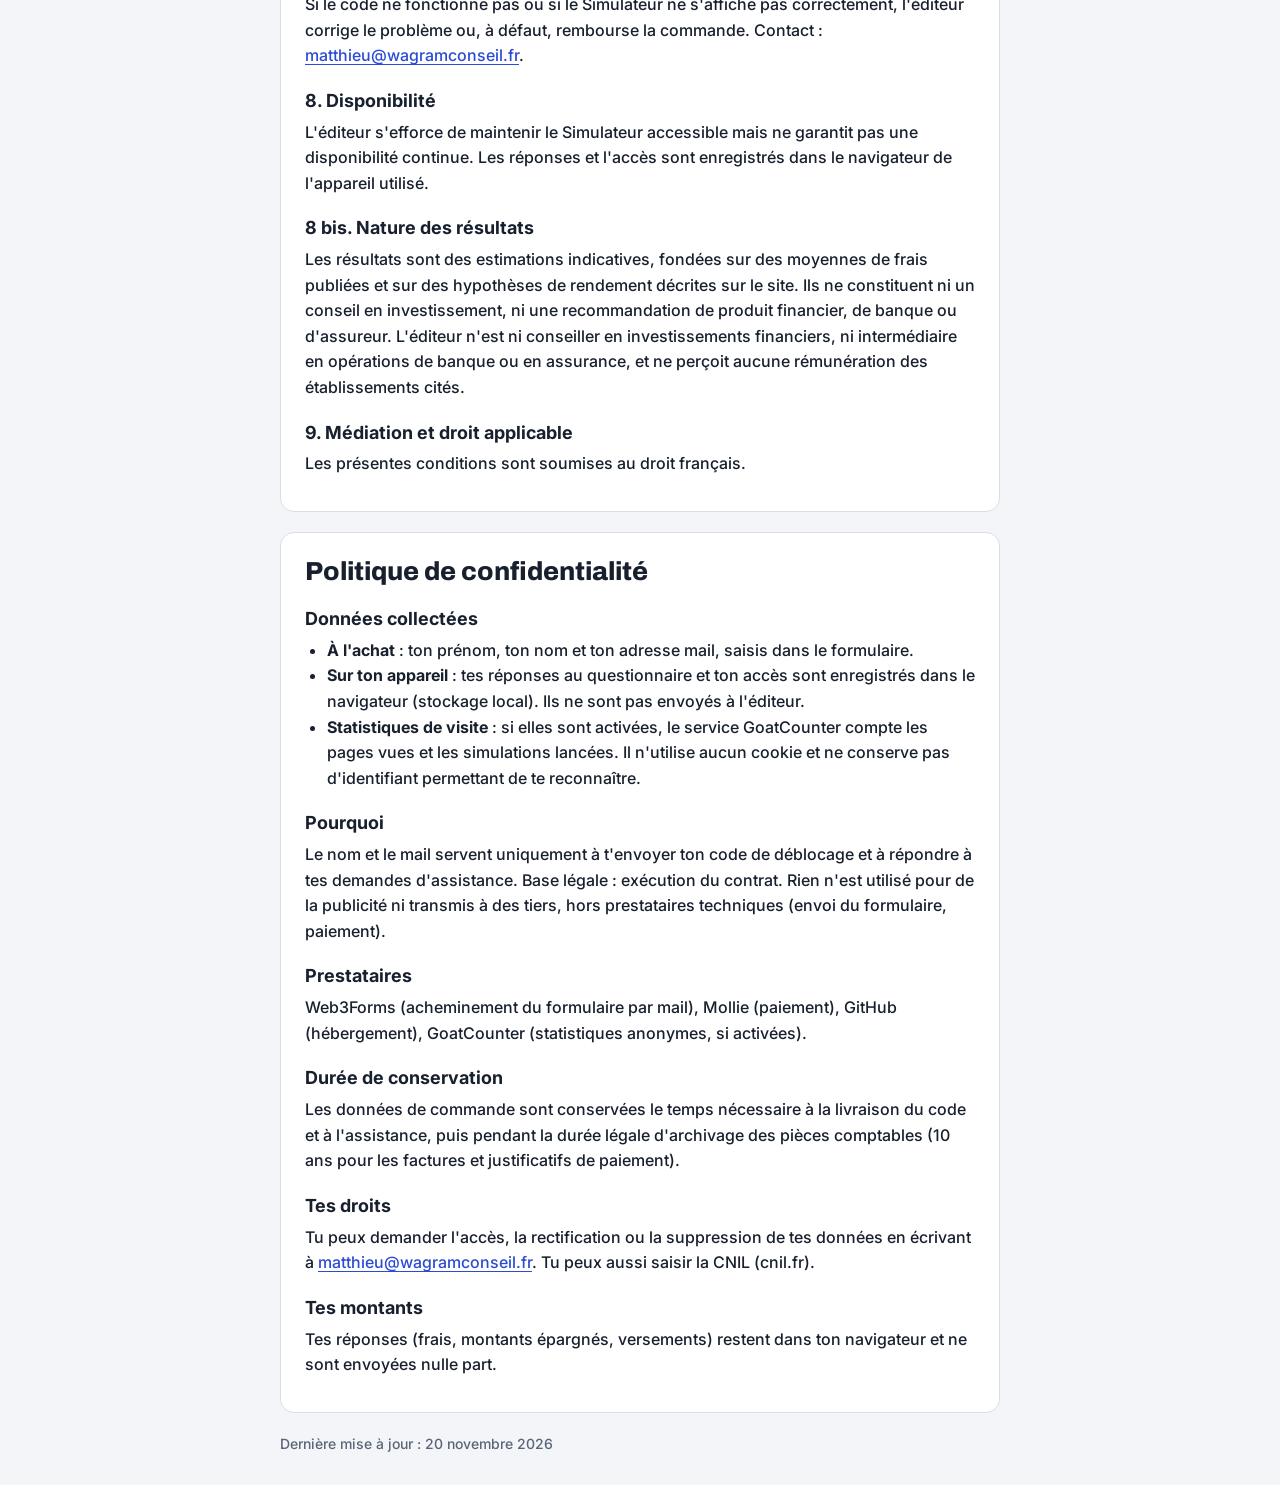
<file: legal.html>
<!doctype html>
<html lang="fr">
<head>
<meta charset="utf-8">
<meta name="viewport" content="width=device-width, initial-scale=1, viewport-fit=cover">
<title>Informations légales</title>
<link rel="stylesheet" href="https://fonts.googleapis.com/css2?family=Archivo:wght@700;800&family=Inter:wght@400;500;600;700&family=IBM+Plex+Mono:wght@500;600&display=swap">
<style>
:root { --bg:#f3f5f8; --card:#ffffff; --ink:#18202e; --muted:#5b6577; --violet:#2b4bd6; --coral:#2b4bd6; --mint:#13804a; --line:#d9dee7; --key:#e8ecf3; --warn:#fff3c4; --warnink:#5a4300; --display:"Archivo","Helvetica Neue",Arial,sans-serif; --body:"Inter",system-ui,sans-serif; }
@media (prefers-color-scheme: dark) { :root:not([data-theme="light"]) { --bg:#10141c; --card:#181e29; --ink:#e8ecf3; --muted:#9aa4b6; --violet:#7d95ff; --coral:#7d95ff; --mint:#45c483; --line:#2a3242; --key:#222a38; --warn:#4a3d0a; --warnink:#ffe9a0; color-scheme:dark; } }
:root[data-theme="dark"] { --bg:#10141c; --card:#181e29; --ink:#e8ecf3; --muted:#9aa4b6; --violet:#7d95ff; --coral:#7d95ff; --mint:#45c483; --line:#2a3242; --key:#222a38; --warn:#4a3d0a; --warnink:#ffe9a0; color-scheme:dark; }
* { box-sizing:border-box; }
body { margin:0; background:var(--bg); color:var(--ink); font-family:var(--body); font-weight:500; font-size:16px; line-height:1.6;
  padding-block:20px; padding-left:max(16px,env(safe-area-inset-left,0px)); padding-right:max(16px,env(safe-area-inset-right,0px)); }
.wrap { max-width:720px; margin:0 auto; }
.back { display:inline-block; color:var(--muted); font-weight:800; font-size:15px; text-decoration:none; padding:6px 0 12px; }
.card { background:var(--card); border-radius:14px; padding:24px; border:1px solid var(--line); margin-bottom:20px; }
h1 { font-family:var(--display); font-weight:800; font-size:34px; line-height:1.1; margin:0 0 12px; }
h2 { font-family:var(--display); font-weight:800; font-size:26px; line-height:1.15; margin:0 0 10px; }
h3 { font-size:18px; margin:18px 0 4px; }
p { margin:0 0 10px; } ul { margin:0 0 10px; padding-left:22px; }
a { color:var(--violet); text-underline-offset:3px; }
nav.toc { display:flex; flex-wrap:wrap; gap:8px 16px; margin-bottom:16px; font-size:15px; }
.todo { background:var(--warn); color:var(--warnink); padding:0 6px; border-radius:6px; font-weight:800; }
.note { background:var(--warn); color:var(--warnink); border-radius:12px; padding:10px 14px; font-size:15px; margin-bottom:16px; }
.small { color:var(--muted); font-size:14px; }
</style>
<link rel="icon" href="/favicon.svg" type="image/svg+xml">
<link rel="apple-touch-icon" href="/apple-touch-icon.png">
</head>
<body>
<div class="wrap">
  <a class="back" href="index.html">← Accueil</a>
  <h1>Informations légales</h1>
  <nav class="toc"><a href="#mentions">Mentions légales</a><a href="#cgv">Conditions de vente</a><a href="#confidentialite">Confidentialité</a></nav>

  <div class="note" id="todo-note" hidden>Les passages surlignés en jaune sont à compléter dans le fichier <b>legal.html</b> (bloc « Identité du vendeur » en bas de la page). Ce message disparaît quand tout est rempli.</div>

  <section class="card" id="mentions">
    <h2>Mentions légales</h2>
    <h3>Éditeur du site</h3>
    <p><span data-f="nom"></span>, <span data-f="forme"></span><br>
    Adresse : <span data-f="adresse"></span><br>
    Immatriculation : <span data-f="siret"></span><br>
    <span data-f="tva-ligne"></span>
    Directeur de la publication : <span data-f="dirpub"></span><br>
    Contact : <a data-f="mail-link" href="#"></a></p>
    <h3>Hébergement</h3>
    <p>Le site est hébergé par GitHub, Inc. (GitHub Pages), 88 Colin P. Kelly Jr. Street, San Francisco, CA 94107, États-Unis.</p>
    <h3>Paiement</h3>
    <p>Les paiements sont traités par Mollie B.V. Aucune donnée bancaire ne transite par ce site.</p>
  </section>

  <section class="card" id="cgv">
    <h2>Conditions générales de vente</h2>
    <h3>1. Objet</h3>
    <p>Les présentes conditions régissent la vente d'un code d'accès illimité au simulateur en ligne « Ce que me coûtent mes frais » (« le Simulateur »), proposé par l'éditeur désigné dans les mentions légales.</p>
    <h3>2. Offre et prix</h3>
    <p>La première simulation et son total sont gratuits. L'accès complet (détail ligne par ligne, comparaison avec des frais bas, PDF, saisie de ses propres frais et nouvelles simulations) est vendu <b><span class="js-price">1 €</span> TTC</b>, en un seul paiement, sans abonnement. Le prix est celui affiché sur le site au moment de la commande.</p>
    <h3>3. Commande et paiement</h3>
    <p>Le client renseigne son nom et son adresse mail, puis règle sur la page de paiement sécurisée de Mollie. La commande est confirmée à la réception du paiement.</p>
    <h3>4. Livraison</h3>
    <p>Le code d'accès est envoyé à l'adresse mail indiquée, après réception du paiement, dans un délai de <span data-f="delai"></span>. Si le code n'est pas arrivé, vérifier les courriers indésirables, puis écrire à l'adresse de contact.</p>
    <h3>5. Droit d'utilisation</h3>
    <p>Un code est personnel : il peut être saisi sur deux appareils appartenant à l'acheteur. Il ne doit pas être revendu ni diffusé publiquement. En cas de diffusion abusive, l'éditeur peut désactiver le code.</p>
    <h3>6. Droit de rétractation</h3>
    <p>Pour un contenu numérique fourni sans support matériel, le client dispose en principe de 14 jours pour se rétracter. Toutefois, en cochant la case prévue à cet effet avant le paiement, le client demande l'accès immédiat au contenu et reconnaît qu'il <b>perd son droit de rétractation</b> dès l'envoi du code (article L221-28 13° du Code de la consommation).</p>
    <h3>7. Garantie et assistance</h3>
    <p>Si le code ne fonctionne pas ou si le Simulateur ne s'affiche pas correctement, l'éditeur corrige le problème ou, à défaut, rembourse la commande. Contact : <a class="js-mail" href="#"></a>.</p>
    <h3>8. Disponibilité</h3>
    <p>L'éditeur s'efforce de maintenir le Simulateur accessible mais ne garantit pas une disponibilité continue. Les réponses et l'accès sont enregistrés dans le navigateur de l'appareil utilisé.</p>
    <h3>8 bis. Nature des résultats</h3>
    <p>Les résultats sont des estimations indicatives, fondées sur des moyennes de frais publiées et sur des hypothèses de rendement décrites sur le site. Ils ne constituent ni un conseil en investissement, ni une recommandation de produit financier, de banque ou d'assureur. L'éditeur n'est ni conseiller en investissements financiers, ni intermédiaire en opérations de banque ou en assurance, et ne perçoit aucune rémunération des établissements cités.</p>
    <h3>9. Médiation et droit applicable</h3>
    <p>Les présentes conditions sont soumises au droit français.<span id="med-phrase" hidden> En cas de litige, le client peut recourir gratuitement à un médiateur de la consommation : <span data-f="mediateur"></span>.</span></p>
  </section>

  <section class="card" id="confidentialite">
    <h2>Politique de confidentialité</h2>
    <h3>Données collectées</h3>
    <ul>
      <li><b>À l'achat</b> : ton prénom, ton nom et ton adresse mail, saisis dans le formulaire.</li>
      <li><b>Sur ton appareil</b> : tes réponses au questionnaire et ton accès sont enregistrés dans le navigateur (stockage local). Ils ne sont pas envoyés à l'éditeur.</li>
      <li><b>Statistiques de visite</b> : si elles sont activées, le service GoatCounter compte les pages vues et les simulations lancées. Il n'utilise aucun cookie et ne conserve pas d'identifiant permettant de te reconnaître.</li>
    </ul>
    <h3>Pourquoi</h3>
    <p>Le nom et le mail servent uniquement à t'envoyer ton code de déblocage et à répondre à tes demandes d'assistance. Base légale : exécution du contrat. Rien n'est utilisé pour de la publicité ni transmis à des tiers, hors prestataires techniques (envoi du formulaire, paiement).</p>
    <h3>Prestataires</h3>
    <p>Web3Forms (acheminement du formulaire par mail), Mollie (paiement), GitHub (hébergement), GoatCounter (statistiques anonymes, si activées).</p>
    <h3>Durée de conservation</h3>
    <p>Les données de commande sont conservées le temps nécessaire à la livraison du code et à l'assistance, puis pendant la durée légale d'archivage des pièces comptables (10 ans pour les factures et justificatifs de paiement).</p>
    <h3>Tes droits</h3>
    <p>Tu peux demander l'accès, la rectification ou la suppression de tes données en écrivant à <a class="js-mail" href="#"></a>. Tu peux aussi saisir la CNIL (cnil.fr).</p>
    <h3>Tes montants</h3>
    <p>Tes réponses (frais, montants épargnés, versements) restent dans ton navigateur et ne sont envoyées nulle part.</p>
  </section>
  <p class="small">Dernière mise à jour : <span data-f="maj"></span></p>
</div>

<script>
/* ===== Identité du vendeur : à compléter une fois ===== */
var SELLER = {
  nom:      'WG Conseil',
  forme:    'société par actions simplifiée au capital de 1 000 €',
  adresse:  '45 boulevard Gouvion-Saint-Cyr, 75017 Paris',
  siret:    'SIREN 993 059 294, SIRET 993 059 294 00013',
  tva:      'TVA intracommunautaire FR16 993 059 294',
  tvaNote:  '',   // ex. 'TVA non applicable, art. 293 B du CGI' si franchise en base
  dirpub:   'le président de la société (représentant légal)',
  delai:    '24 heures ouvrées',
  mediateur:'',   // nom et site du médiateur auquel ton activité est rattachée
  maj:      '20 novembre 2026'
};
var CONTACT_EMAIL = 'matthieu@wagramconseil.fr';
var PRICE_LABEL = '1 €';

(function () {
  var missing = 0;
  Array.prototype.forEach.call(document.querySelectorAll('[data-f]'), function (el) {
    var k = el.getAttribute('data-f');
    if (k === 'mail-link') { el.href = 'mailto:' + CONTACT_EMAIL; el.textContent = CONTACT_EMAIL; return; }
    if (k === 'tva-ligne') {
      var t = SELLER.tva || SELLER.tvaNote;
      el.textContent = t ? t : '';
      if (t) el.appendChild(document.createElement('br'));
      return;
    }
    var v = SELLER[k];
    if (v) { el.textContent = v; if (k === 'mediateur') document.getElementById('med-phrase').hidden = false; }
    else if (k !== 'mediateur') { el.textContent = ''; }
  });
  if (!SELLER.tva && !SELLER.tvaNote) { /* ligne TVA absente : rien à afficher */ }
  document.getElementById('todo-note').hidden = missing === 0;
  Array.prototype.forEach.call(document.querySelectorAll('.js-price'), function (e) { e.textContent = PRICE_LABEL; });
  Array.prototype.forEach.call(document.querySelectorAll('.js-mail'), function (a) { a.href = 'mailto:' + CONTACT_EMAIL; a.textContent = CONTACT_EMAIL; });
})();
</script>
<script src="stats.js"></script>
</body>
</html>
</file>
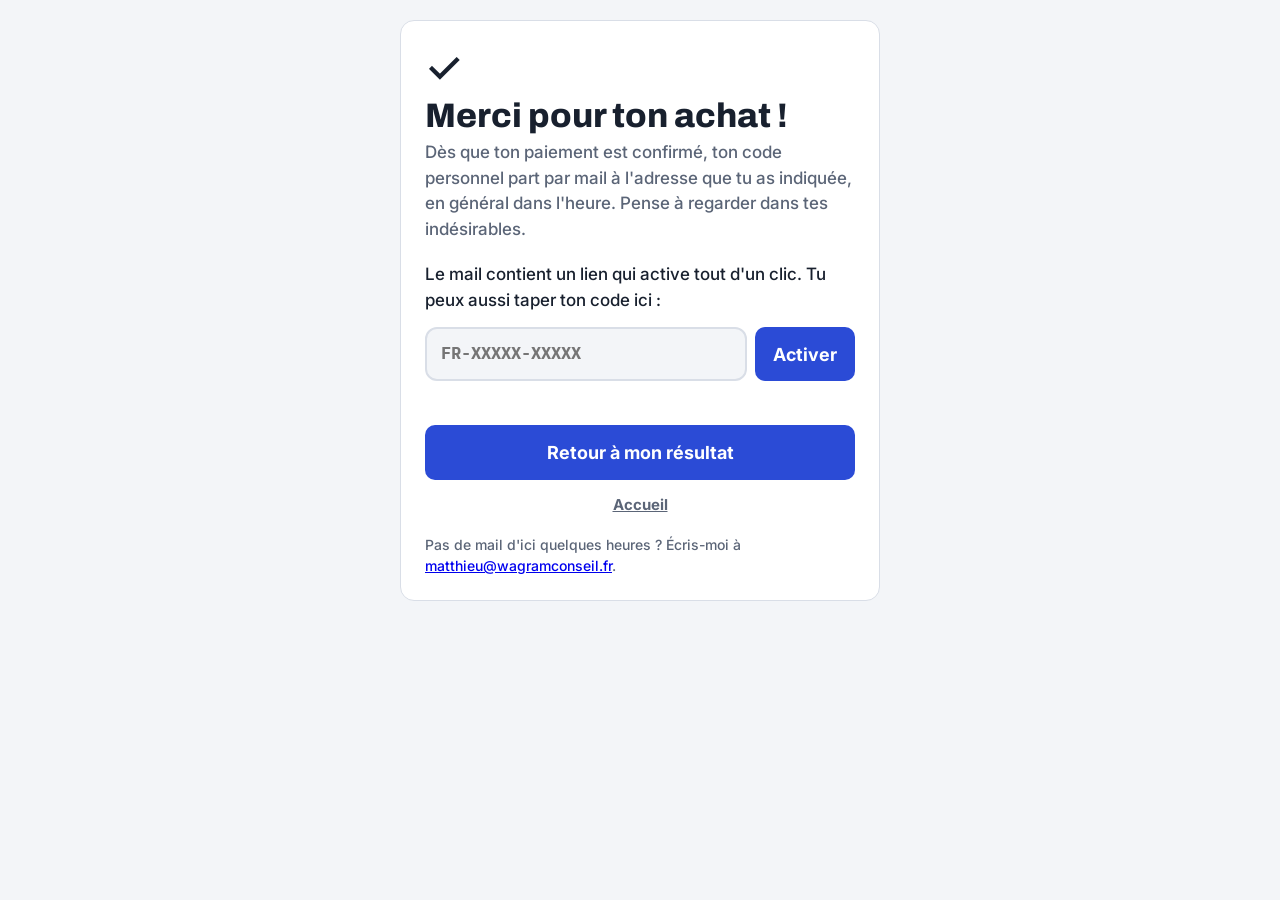
<file: merci.html>
<!doctype html>
<html lang="fr">
<head>
<meta charset="utf-8">
<meta name="viewport" content="width=device-width, initial-scale=1, viewport-fit=cover">
<title>Merci pour ton achat</title>
<meta name="robots" content="noindex">
<link rel="stylesheet" href="https://fonts.googleapis.com/css2?family=Archivo:wght@700;800&family=Inter:wght@400;500;600;700&family=IBM+Plex+Mono:wght@500;600&display=swap">
<style>
:root { --bg:#f3f5f8; --card:#ffffff; --ink:#18202e; --muted:#5b6577; --violet:#2b4bd6; --coral:#2b4bd6; --mint:#13804a; --line:#d9dee7; --key:#e8ecf3; --warn:#fff3c4; --warnink:#5a4300; --display:"Archivo","Helvetica Neue",Arial,sans-serif; --body:"Inter",system-ui,sans-serif; }
@media (prefers-color-scheme: dark) {
  :root:not([data-theme="light"]) { --bg:#10141c; --card:#181e29; --ink:#e8ecf3; --muted:#9aa4b6; --violet:#7d95ff; --coral:#7d95ff; --mint:#45c483; --line:#2a3242; --key:#222a38; --warn:#4a3d0a; --warnink:#ffe9a0; color-scheme:dark; }
}
:root[data-theme="dark"] { --bg:#10141c; --card:#181e29; --ink:#e8ecf3; --muted:#9aa4b6; --violet:#7d95ff; --coral:#7d95ff; --mint:#45c483; --line:#2a3242; --key:#222a38; --warn:#4a3d0a; --warnink:#ffe9a0; color-scheme:dark; }
* { box-sizing: border-box; touch-action: manipulation; }
[hidden] { display: none !important; }
body {
  margin: 0; background: var(--bg); color: var(--ink); font-family: var(--body); font-weight: 500; font-size: 17px; line-height: 1.5;
  padding-block: 20px;
  padding-left: max(16px, env(safe-area-inset-left, 0px));
  padding-right: max(16px, env(safe-area-inset-right, 0px));
}
.wrap { max-width: 480px; margin: 0 auto; }
.back { display: inline-block; color: var(--muted); font-weight: 800; font-size: 15px; text-decoration: none; padding: 6px 0 12px; }
.card { background: var(--card); border-radius: 14px; padding: 24px; border: 1px solid var(--line); }
h1 { font-family: var(--display); font-weight: 800; font-size: 34px; line-height: 1.1; margin: 0 0 6px; text-wrap: balance; }
.lead { color: var(--muted); margin: 0 0 20px; }
.price { display: flex; justify-content: space-between; align-items: baseline; background: var(--key); border-radius: 14px; padding: 12px 16px; margin-bottom: 20px; }
.price b { font-family: var(--display); font-size: 28px; white-space: nowrap; }
label { display: block; font-weight: 800; margin-bottom: 4px; }
input[type="text"], input[type="email"] { width: 100%; font: inherit; font-weight: 700; padding: 12px 14px; border-radius: 12px; border: 2px solid var(--line); background: var(--bg); color: var(--ink); margin-bottom: 14px; }
input:focus-visible { outline: 3px solid var(--violet); outline-offset: 1px; }
.check { display: flex; gap: 10px; align-items: flex-start; font-size: 15px; font-weight: 600; color: var(--muted); margin: 4px 0 18px; }
.check input { width: 22px; height: 22px; flex: none; margin-top: 2px; accent-color: var(--violet); }
.btn { width: 100%; border: 0; cursor: pointer; background: var(--coral); color: var(--card); font-family: var(--body); font-weight: 700; font-size: 18px; padding: 14px; border-radius: 10px; }
.btn:active { transform: translateY(3px); box-shadow: 0 2px 0 rgba(0,0,0,.2); }
.btn:disabled { opacity: .6; }
.msg { min-height: 24px; margin-top: 12px; font-size: 15px; color: var(--coral); }
.steps { margin: 18px 0 0; padding: 0 0 0 20px; color: var(--muted); font-size: 15px; display: grid; gap: 4px; }
.hp { position: absolute; left: -9999px; width: 1px; height: 1px; opacity: 0; }
.gets{margin:0 0 8px;padding-left:20px;display:flex;flex-direction:column;gap:6px;font-size:14px}

.code{display:flex;gap:8px}.code input{margin:0;text-transform:uppercase;font-family:"IBM Plex Mono",monospace}.code .btn{width:auto;padding:12px 18px;white-space:nowrap}
.ok{font-size:44px;line-height:1;margin-bottom:8px}
.sec{display:block;text-align:center;margin-top:14px;color:var(--muted);font-weight:700;font-size:15px}
</style>
<link rel="icon" href="/favicon.svg" type="image/svg+xml">
<link rel="apple-touch-icon" href="/apple-touch-icon.png">
</head>
<body>
<div class="wrap">
  <main class="card">
    <div class="ok" aria-hidden="true">✓</div>
    <h1>Merci pour ton achat !</h1>
    <div id="done" hidden>
      <p class="lead">Ton accès complet est activé sur cet appareil : le détail de tes frais, ton PDF et autant de simulations que tu veux.</p>
      <a class="btn" href="simulateur.html" style="display:block;text-align:center;text-decoration:none">Voir le détail de mes frais</a>
      <p style="font-size:14px;color:var(--muted);margin:16px 0 0">Ton code personnel t'arrive aussi par mail, pour l'utiliser sur un autre appareil.</p>
    </div>
    <div id="wait">
    <p class="lead">Dès que ton paiement est confirmé, ton code personnel part par mail à l'adresse que tu as indiquée, en général dans l'heure. Pense à regarder dans tes indésirables.</p>
    <p style="margin:0 0 14px">Le mail contient un lien qui active tout d'un clic. Tu peux aussi taper ton code ici :</p>
    <form class="code" id="f">
      <input id="c" type="text" placeholder="FR-XXXXX-XXXXX" autocomplete="off" autocapitalize="characters" spellcheck="false" aria-label="Ton code">
      <button class="btn" type="submit">Activer</button>
    </form>
    <div class="msg" id="msg" role="status"></div>
    <a class="btn" href="simulateur.html" style="display:block;text-align:center;text-decoration:none;margin-top:8px">Retour à mon résultat</a>
    </div>
    <a class="sec" href="index.html">Accueil</a>
    <p style="font-size:14px;color:var(--muted);margin:18px 0 0">Pas de mail d'ici quelques heures ? Écris-moi à <a class="js-mail" href="#">l'adresse de contact</a>.</p>
  </main>
</div>
<script src="reglages.js"></script>
<script>
(function () {
  var m = location.search.match(/[?&]t=([^&]+)/);
  if (!m || !window.crypto || !crypto.subtle) return;
  var t = decodeURIComponent(m[1]), enc = new TextEncoder();
  crypto.subtle.importKey('raw', enc.encode(t), 'PBKDF2', false, ['deriveBits']).then(function (k) {
    return crypto.subtle.deriveBits({ name: 'PBKDF2', hash: 'SHA-256', salt: enc.encode('merci-v1:frais'), iterations: 100000 }, k, 64);
  }).then(function (b) {
    var h = Array.prototype.map.call(new Uint8Array(b), function (x) { return ('0' + x.toString(16)).slice(-2); }).join('');
    if (h !== 'c9df58f33db0a283') return;
    try { localStorage.setItem('fr-unlock', 'true'); } catch (e) {}
    history.replaceState(null, '', location.pathname);
    document.getElementById('wait').hidden = true;
    document.getElementById('done').hidden = false;
    try { if (window.track) track('frais-merci-debloque'); } catch (e) {}
  });
})();
document.getElementById('f').addEventListener('submit', function (e) {
  e.preventDefault();
  var v = document.getElementById('c').value.trim();
  if (v.length < 6) { document.getElementById('msg').textContent = 'Colle le code reçu par mail.'; return; }
  location.href = 'simulateur.html?code=' + encodeURIComponent(v);
});

</script>
<script src="stats.js"></script>
<script>try{ if(window.track) track('frais-merci-vue'); }catch(e){}</script>
</body>
</html>
</file>
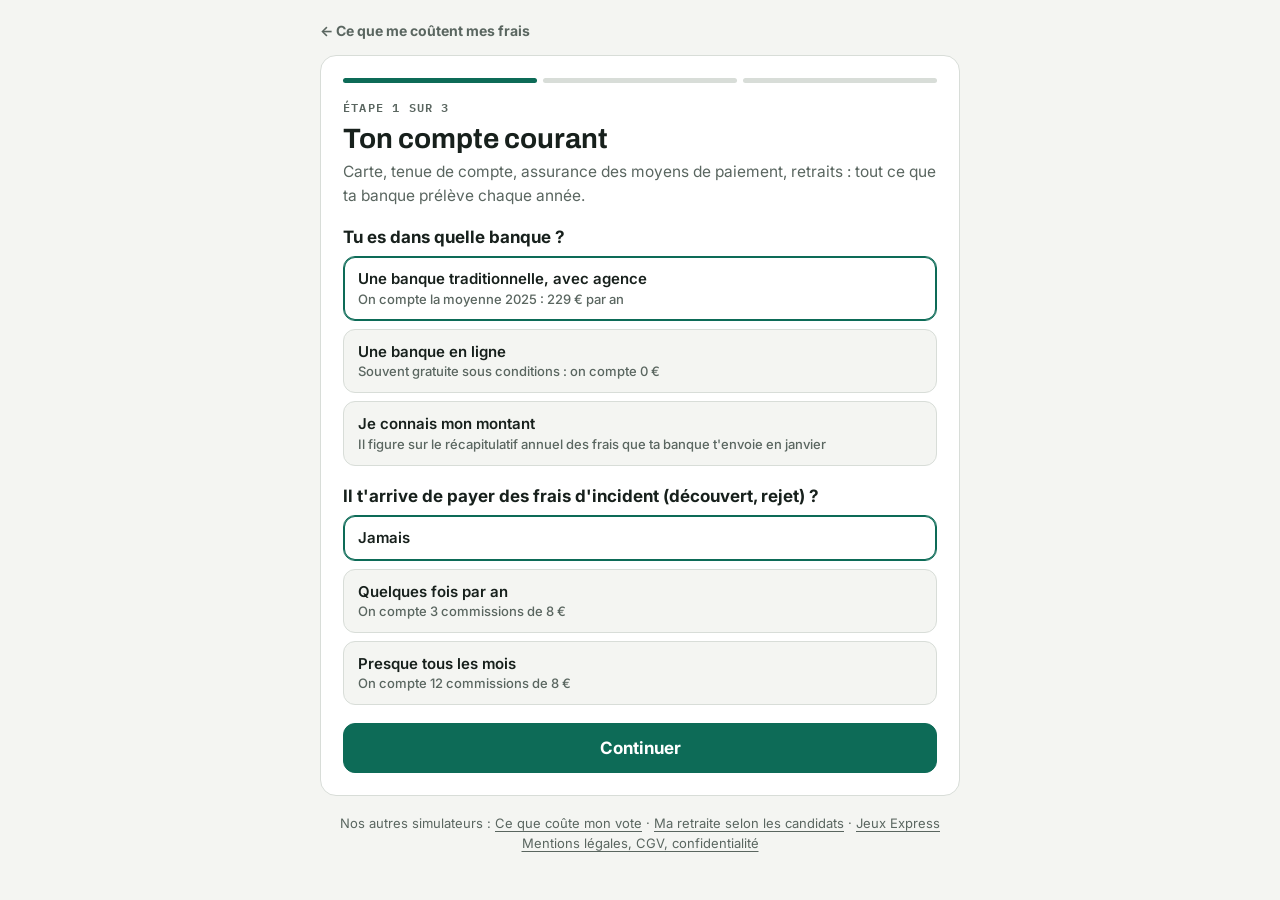
<file: simulateur.html>
<!doctype html>
<html lang="fr">
<head>
<meta charset="utf-8">
<meta name="viewport" content="width=device-width, initial-scale=1, viewport-fit=cover">
<title>Ce que me coûtent mes frais : le simulateur</title>
<meta name="description" content="Banque, assurance-vie, PEA : additionne ce que tes frais te coûtent sur 20 ans, effet des intérêts perdus compris. Gratuit, 2 minutes, sans inscription.">
<link rel="canonical" href="https://frais.wagramconseil.fr/simulateur.html">
<link rel="stylesheet" href="https://fonts.googleapis.com/css2?family=Archivo:wght@700;800&family=Inter:wght@400;500;600;700&family=IBM+Plex+Mono:wght@500;600&display=swap">
<link rel="stylesheet" href="site.css">
<style>
*{box-sizing:border-box;touch-action:manipulation}
[hidden]{display:none!important}
body{margin:0;background:var(--bg);color:var(--ink);font-family:var(--f-body);font-size:17px;line-height:1.5;
  padding-block:16px 40px;padding-left:max(16px,env(safe-area-inset-left,0px));padding-right:max(16px,env(safe-area-inset-right,0px))}
.wrap{max-width:640px;margin:0 auto}
a{color:var(--accent);text-underline-offset:3px}
h1,h2,h3{font-family:var(--f-display);margin:0;line-height:1.12;text-wrap:balance}
p{margin:0}
.top{display:flex;justify-content:space-between;align-items:center;padding:4px 0 14px;font-size:14px}
.top a{color:var(--muted);font-weight:700;text-decoration:none}
.eyebrow{font:600 12px var(--f-num);letter-spacing:.1em;text-transform:uppercase;color:var(--muted)}
.card{background:var(--surface);border:1px solid var(--line);border-radius:16px;padding:22px}
.prog{display:flex;gap:6px;margin-bottom:14px}.prog i{flex:1;height:5px;border-radius:3px;background:var(--line)}.prog i.on{background:var(--accent)}
.step h2{font-size:28px;margin:6px 0 6px}
.step .lead{color:var(--muted);margin-bottom:18px;font-size:15.5px}
.f{margin-bottom:18px}
.f>label,.f>.lab{display:block;font-weight:700;margin-bottom:6px}
.f .h{font-size:13.5px;color:var(--muted);margin-top:6px;line-height:1.45}
.opts{display:grid;gap:8px}
.opts.two{grid-template-columns:1fr 1fr}
.opts button{font:600 15px var(--f-body);text-align:left;line-height:1.3;padding:12px 14px;border-radius:12px;border:1.5px solid var(--line);background:var(--bg);color:var(--ink);cursor:pointer}
.opts button small{display:block;font-weight:500;color:var(--muted);font-size:13px;margin-top:2px}
.opts button[aria-pressed="true"]{border-color:var(--accent);box-shadow:inset 0 0 0 1px var(--accent);background:var(--surface)}
.num{display:flex;align-items:center;gap:10px;border:1.5px solid var(--line);border-radius:12px;padding:2px 14px;background:var(--bg)}
.num:focus-within{border-color:var(--accent)}
.num input{flex:1;min-width:0;border:0;background:transparent;color:var(--ink);font:700 20px var(--f-body);padding:10px 0}
.num input:focus{outline:none}
.num span{color:var(--muted);font-weight:600;white-space:nowrap;font-size:15px}
.row2{display:grid;grid-template-columns:1fr 1fr;gap:12px}.row2>*{min-width:0}.num input[type=number]{-moz-appearance:textfield}
.fine{border:1.5px dashed var(--line);border-radius:14px;padding:14px 14px 2px;margin-bottom:18px}
.fine .t{font:600 12px var(--f-num);letter-spacing:.08em;text-transform:uppercase;color:var(--accent);margin-bottom:10px}
.btn{display:inline-flex;align-items:center;justify-content:center;font:700 17px var(--f-body);padding:14px 22px;border-radius:12px;border:1.5px solid var(--line);background:var(--surface);color:var(--ink);cursor:pointer;text-decoration:none}
.btn.primary{background:var(--accent);border-color:var(--accent);color:var(--accent-ink)}
.btn:disabled{opacity:.6}
.btn:focus-visible,.opts button:focus-visible{outline:3px solid var(--accent);outline-offset:2px}
.nav{display:flex;gap:10px;margin-top:6px}.nav .primary{flex:1}
.skip{display:block;width:100%;margin-top:10px;background:none;border:0;color:var(--muted);font:600 15px var(--f-body);text-decoration:underline;cursor:pointer;padding:6px}
/* Résultat */
.big{font:800 clamp(44px,11vw,68px) var(--f-display);letter-spacing:-.02em;color:var(--loss);margin:6px 0 2px;font-variant-numeric:tabular-nums}
.sub{color:var(--muted);font-size:15.5px}
.bars{display:grid;gap:12px;margin:20px 0 4px}
.bar .l{display:flex;justify-content:space-between;gap:10px;font-weight:700;font-size:15px;margin-bottom:5px}
.bar .l b{font-family:var(--f-num);font-weight:600;white-space:nowrap}
.bar .t{height:12px;border-radius:6px;background:var(--soft);overflow:hidden}.bar .t i{display:block;height:100%;border-radius:6px}
.lock{margin-top:18px;border:1.5px solid var(--accent);border-radius:14px;padding:18px;background:var(--soft)}
.lock h3{font-size:21px;margin-bottom:8px}
.lock ul{margin:0 0 14px;padding-left:20px;font-size:15px;display:grid;gap:4px}
.lock .btn{width:100%}
.code{display:flex;gap:8px;margin-top:12px}.code input{flex:1;min-width:0;font:600 16px var(--f-num);text-transform:uppercase;padding:12px;border-radius:12px;border:1.5px solid var(--line);background:var(--surface);color:var(--ink)}.code input::placeholder{text-transform:none;font-family:var(--f-body);font-weight:500}
.lock .code .btn{width:auto;padding:12px 16px}
.msg{min-height:20px;font-size:14px;margin-top:8px;color:var(--loss)}
.acts{display:grid;grid-template-columns:1fr 1fr;gap:10px;margin-top:16px}
.acts .btn{font-size:15px;padding:12px 10px}
.det h3{font-size:19px;margin:22px 0 8px}
table{width:100%;border-collapse:collapse;font-size:14.5px}
th,td{text-align:left;padding:8px 6px;border-bottom:1px solid var(--line);vertical-align:top}
th{font:600 11.5px var(--f-num);letter-spacing:.06em;text-transform:uppercase;color:var(--muted)}
td.n,th.n{text-align:right;font-family:var(--f-num);white-space:nowrap}
tr.tot td{font-weight:800;border-bottom:0}
.dot{display:inline-block;width:10px;height:10px;border-radius:3px;margin-right:6px;vertical-align:baseline}
.save{background:var(--soft);border-radius:14px;padding:16px;margin-top:18px}
.save .v{font:800 30px var(--f-display);color:var(--accent)}
.note{font-size:13px;color:var(--muted);margin-top:18px;line-height:1.5}
.chart svg{width:100%;height:auto;display:block}
.share{margin-top:14px;text-align:center;font-size:14.5px;color:var(--muted)}
/* Page A4 pour le PDF */
#a4{position:fixed;left:-10000px;top:0;width:794px;height:1123px;background:#fff;color:#17201c;padding:56px 60px;font-family:var(--f-body);font-size:13px;line-height:1.45}
#a4 h1{font:800 34px var(--f-display);margin:4px 0 0}
#a4 .k{font:600 11px var(--f-num);letter-spacing:.1em;text-transform:uppercase;color:#5a6660}
#a4 .bigA{font:800 54px var(--f-display);color:#b8402c;margin:18px 0 0}
#a4 table{font-size:12.5px}#a4 th,#a4 td{border-color:#d8ddd8;padding:6px 5px}#a4 th{color:#5a6660}
#a4 .foot{position:absolute;left:60px;right:60px;bottom:44px;font-size:10.5px;color:#5a6660;border-top:1px solid #d8ddd8;padding-top:10px}
</style>
<link rel="icon" href="/favicon.svg" type="image/svg+xml">
<link rel="apple-touch-icon" href="/apple-touch-icon.png">
<meta property="og:type" content="website">
<meta property="og:site_name" content="Ce que me coûtent mes frais">
<meta property="og:title" content="Ce que me coûtent mes frais : le simulateur">
<meta property="og:description" content="Banque, assurance-vie, PEA : additionne ce que tes frais te coûtent sur 20 ans, effet des intérêts perdus compris. Gratuit, 2 minutes, sans inscription.">
<meta property="og:url" content="https://frais.wagramconseil.fr/simulateur.html">
<meta property="og:image" content="https://frais.wagramconseil.fr/og.png">
<meta property="og:image:width" content="1200">
<meta property="og:image:height" content="630">
<meta name="twitter:card" content="summary_large_image">
<meta name="twitter:image" content="https://frais.wagramconseil.fr/og.png">
<script type="application/ld+json">
[
 {
  "@context": "https://schema.org",
  "@type": "WebApplication",
  "name": "Ce que me coûtent mes frais : le simulateur",
  "url": "https://frais.wagramconseil.fr/simulateur.html",
  "description": "Banque, assurance-vie, PEA : additionne ce que tes frais te coûtent sur 20 ans, effet des intérêts perdus compris. Gratuit, 2 minutes, sans inscription.",
  "applicationCategory": "FinanceApplication",
  "operatingSystem": "Tous (navigateur web)",
  "inLanguage": "fr-FR",
  "isAccessibleForFree": true,
  "offers": {
   "@type": "Offer",
   "price": "0",
   "priceCurrency": "EUR"
  },
  "publisher": {
   "@type": "Organization",
   "name": "WG Conseil",
   "url": "https://wagramconseil.fr/"
  }
 }
]
</script>
</head>
<body>
<div class="wrap">
  <div class="top"><a href="index.html">← Ce que me coûtent mes frais</a><span class="eyebrow" id="acc"></span></div>

  <main id="quiz" class="card">
    <div class="prog" id="prog"></div>
    <div id="stepbox"></div>
    <div class="nav"><button class="btn" id="back" type="button">Retour</button><button class="btn primary" id="next" type="button">Continuer</button></div>
    <button class="skip" id="skip" type="button"></button>
  </main>

  <main id="res" class="card" hidden>
    <div class="eyebrow" id="r-k">Sur 20 ans</div>
    <h1 style="font-size:24px;margin-top:6px">Tes frais te coûtent</h1>
    <div class="big" id="r-big">0 €</div>
    <p class="sub" id="r-sub"></p>
    <div class="bars" id="r-bars"></div>

    <section class="lock" id="lock">
      <h3>Où part ton argent, ligne par ligne</h3>
      <ul>
        <li>Le détail de chaque frais : carte, tenue de compte, frais sur versements, gestion, fonds, droits de garde, ordres</li>
        <li>Ce que tu garderais avec des frais bas, enveloppe par enveloppe</li>
        <li>La courbe année par année et ta page A4 en PDF</li>
        <li>Tes vrais taux de frais, la durée (10 à 30 ans) et le rendement de ton choix, autant de simulations que tu veux</li>
      </ul>
      <a class="btn primary" id="pay" href="acheter.html">Voir le détail pour 1 €</a>
      <form class="code" id="codef"><input id="codein" placeholder="J'ai déjà un code" autocomplete="off" autocapitalize="characters" spellcheck="false" aria-label="Ton code"><button class="btn" type="submit">Activer</button></form>
      <div class="msg" id="codemsg" role="status"></div>
    </section>

    <section class="det" id="det" hidden>
      <h3>Le détail de tes frais</h3>
      <table id="t-det"></table>
      <h3>Année par année</h3>
      <div class="chart" id="chart"></div>
      <div class="save" id="save"></div>
      <div class="acts"><button class="btn" id="dl" type="button">Télécharger le PDF</button><button class="btn" id="refine" type="button">Affiner mes frais</button></div>
      <p class="msg" id="dlstatus" role="status" style="color:var(--muted)"></p>
    </section>

    <div class="acts" id="acts-free"><button class="btn" id="restart" type="button">Modifier mes réponses</button><a class="btn" href="index.html#methode">Comment c'est calculé</a></div>
    <p class="share">Montre ce chiffre autour de toi : <a href="#" id="sharebtn">partager le simulateur</a></p>
    <p class="share" style="margin-top:6px">Et la présidentielle ? <a href="https://vote.wagramconseil.fr/" onclick="if(window.track)track('frais-vers-vote')">Ce que chaque programme 2027 change pour ton budget</a></p>
    <p class="note" id="r-note"></p>
  </main>
  <p style="text-align:center;font-size:13px;margin-top:18px;color:var(--muted)">Nos autres simulateurs : <a href="https://vote.wagramconseil.fr/" style="color:var(--muted)">Ce que coûte mon vote</a> · <a href="https://vote.wagramconseil.fr/retraite.html" style="color:var(--muted)">Ma retraite selon les candidats</a> · <a href="https://jeux.wagramconseil.fr/" style="color:var(--muted)">Jeux Express</a><br><a href="legal.html" style="color:var(--muted)">Mentions légales, CGV, confidentialité</a></p>
</div>
<div id="a4" aria-hidden="true"></div>

<script src="reglages.js"></script>
<script src="codes.js"></script>
<script src="stats.js"></script>
<script src="js/hypotheses.js"></script>
<script src="js/questions.js"></script>
<script src="js/calcul.js"></script>
<script src="js/simulateur.js"></script>
</body>
</html>
</file>
<file: site.css>
/* Couleurs et polices communes à l'accueil (index.html) et au simulateur (simulateur.html).
   Pour changer une couleur, c'est ici, une seule fois. --c-bank, --c-av, --c-pea : couleurs des trois enveloppes
   (pense aussi aux couleurs « hex » de CATS dans js/simulateur.js, utilisées pour le PDF).
   Les couleurs sombres servent quand le téléphone ou l'ordinateur est en mode sombre (les deux blocs du bas doivent rester identiques). */
:root{
  --bg:#f4f5f2; --surface:#ffffff; --ink:#17201c; --muted:#5a6660; --line:#d8ddd8; --soft:#e9ece7;
  --accent:#0d6b57; --accent-ink:#ffffff; --loss:#b8402c; --warn:#fff3c4; --warnink:#5a4300;
  --c-bank:#3657c9; --c-av:#c0731a; --c-pea:#0d6b57;
  --f-display:"Archivo","Helvetica Neue",Arial,sans-serif;
  --f-body:"Inter",system-ui,-apple-system,"Segoe UI",sans-serif;
  --f-num:"IBM Plex Mono",ui-monospace,Menlo,Consolas,monospace;
}
@media (prefers-color-scheme: dark){:root:not([data-theme="light"]){
  --bg:#101512; --surface:#18201c; --ink:#e7ece9; --muted:#9aa7a0; --line:#2a342f; --soft:#212a25;
  --accent:#4fc7a6; --accent-ink:#06140f; --loss:#ff8a72; --warn:#4a3d0a; --warnink:#ffe9a0;
  --c-bank:#8aa3ff; --c-av:#f0a54c; --c-pea:#4fc7a6; color-scheme:dark}}
:root[data-theme="dark"]{
  --bg:#101512; --surface:#18201c; --ink:#e7ece9; --muted:#9aa7a0; --line:#2a342f; --soft:#212a25;
  --accent:#4fc7a6; --accent-ink:#06140f; --loss:#ff8a72; --warn:#4a3d0a; --warnink:#ffe9a0;
  --c-bank:#8aa3ff; --c-av:#f0a54c; --c-pea:#4fc7a6; color-scheme:dark}
</file>
